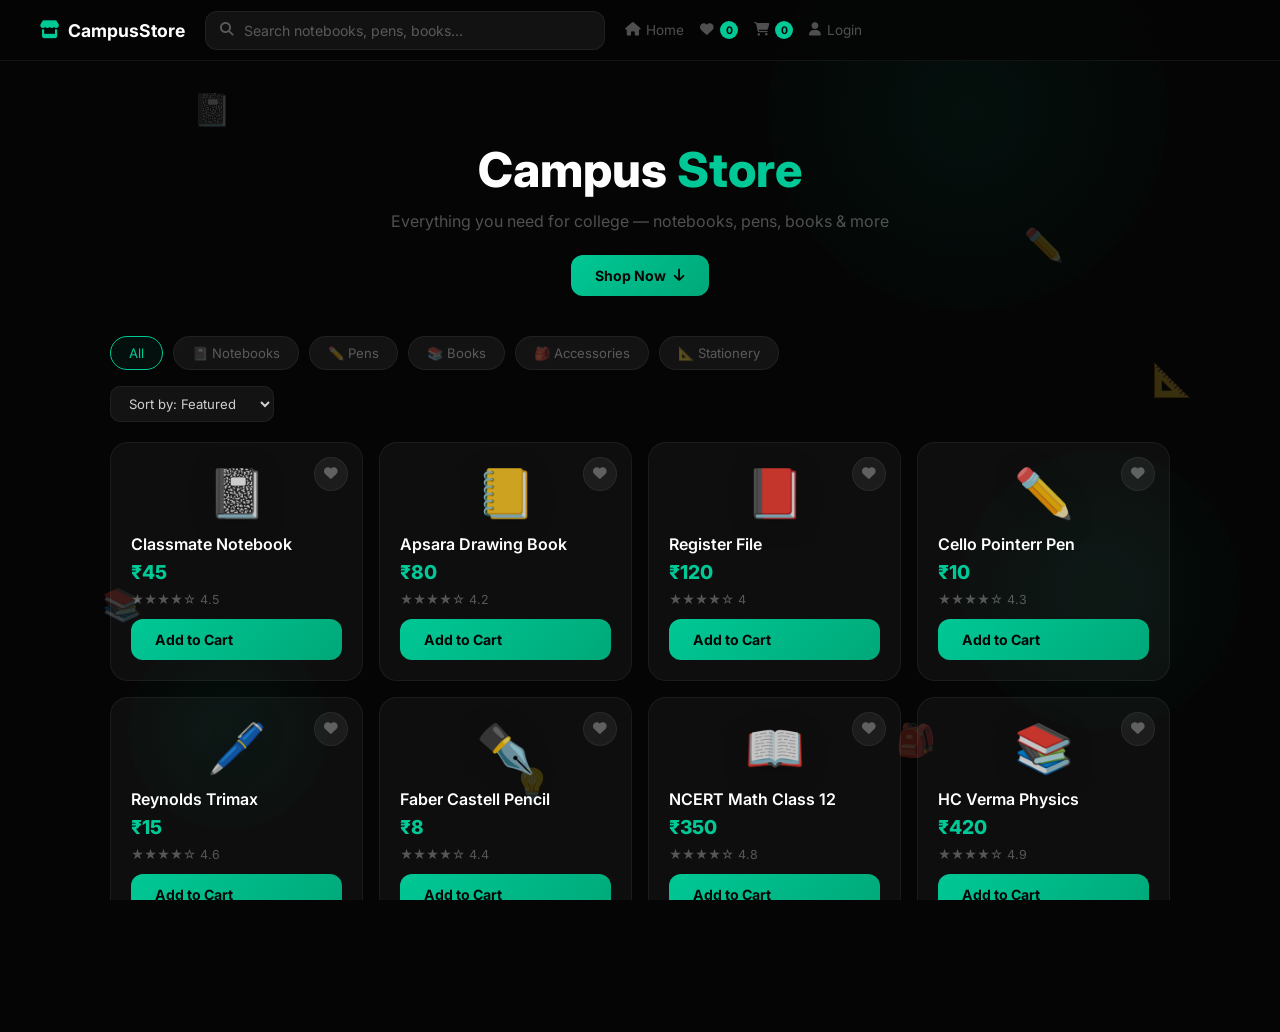
<file: campus-store/index.html>
<!DOCTYPE html>
<html lang="en">
<head>
<meta charset="UTF-8">
<meta name="viewport" content="width=device-width, initial-scale=1.0">
<title>CampusStore - Shop Smart</title>
<link href="https://fonts.googleapis.com/css2?family=Inter:wght@300;400;500;600;700;800&display=swap" rel="stylesheet">
<link rel="stylesheet" href="https://cdnjs.cloudflare.com/ajax/libs/font-awesome/6.4.0/css/all.min.css">
<link rel="stylesheet" href="styles.css">
</head>
<body>

<!-- BG -->
<div class="app-bg">
    <div class="orb"></div><div class="orb"></div><div class="orb"></div>
    <div class="emoji-float">📓</div><div class="emoji-float">✏️</div>
    <div class="emoji-float">📚</div><div class="emoji-float">🎒</div>
    <div class="emoji-float">📐</div><div class="emoji-float">💡</div>
</div>

<!-- Toast -->
<div class="toast-container" id="toasts"></div>

<!-- NAVBAR -->
<nav class="navbar">
    <div class="nav-inner">
        <a href="#" class="logo" onclick="goHome()"><i class="fas fa-store"></i> CampusStore</a>
        <div class="search-bar">
            <i class="fas fa-search"></i>
            <input type="text" id="searchInput" placeholder="Search notebooks, pens, books..." onkeyup="searchProducts()">
        </div>
        <div class="nav-links">
            <a href="#" onclick="goHome()"><i class="fas fa-home"></i> Home</a>
            <a href="#" onclick="showPage('wishlist')"><i class="fas fa-heart"></i> <span id="wishlistCount">0</span></a>
            <a href="#" onclick="showPage('cart')"><i class="fas fa-shopping-cart"></i> <span id="cartCount">0</span></a>
            <div id="authLinks">
                <a href="#" onclick="showPage('login')"><i class="fas fa-user"></i> Login</a>
            </div>
            <div id="userLinks" style="display:none">
                <a href="#" onclick="showPage('orders')"><i class="fas fa-box"></i> Orders</a>
                <a href="#" onclick="showPage('admin')" id="adminLink" style="display:none"><i class="fas fa-cog"></i> Admin</a>
                <a href="#" onclick="logout()" class="logout-btn"><i class="fas fa-sign-out-alt"></i></a>
            </div>
        </div>
        <button class="mobile-menu" onclick="toggleMobile()"><i class="fas fa-bars"></i></button>
    </div>
</nav>

<!-- PAGES -->

<!-- HOME -->
<div class="page active" id="page-home">
    <div class="hero-section">
        <h1 class="hero-title">Campus <span class="green">Store</span></h1>
        <p class="hero-sub">Everything you need for college — notebooks, pens, books & more</p>
        <button class="btn-green" onclick="document.getElementById('products').scrollIntoView({behavior:'smooth'})">Shop Now <i class="fas fa-arrow-down"></i></button>
    </div>

    <div class="categories-bar">
        <button class="cat-btn active" onclick="filterCategory('all')">All</button>
        <button class="cat-btn" onclick="filterCategory('notebooks')">📓 Notebooks</button>
        <button class="cat-btn" onclick="filterCategory('pens')">✏️ Pens</button>
        <button class="cat-btn" onclick="filterCategory('books')">📚 Books</button>
        <button class="cat-btn" onclick="filterCategory('accessories')">🎒 Accessories</button>
        <button class="cat-btn" onclick="filterCategory('stationery')">📐 Stationery</button>
    </div>

    <div class="sort-bar">
        <select onchange="sortProducts(this.value)" class="sort-select">
            <option value="default">Sort by: Featured</option>
            <option value="low">Price: Low to High</option>
            <option value="high">Price: High to Low</option>
            <option value="name">Name: A to Z</option>
            <option value="rating">Rating</option>
        </select>
    </div>

    <div class="products-grid" id="productsGrid"></div>
    <div class="pagination" id="pagination"></div>
</div>

<!-- PRODUCT DETAIL -->
<div class="page" id="page-detail">
    <div class="detail-container" id="productDetail"></div>
</div>

<!-- CART -->
<div class="page" id="page-cart">
    <div class="container">
        <h2 class="page-title"><i class="fas fa-shopping-cart"></i> Your Cart</h2>
        <div id="cartContent"></div>
    </div>
</div>

<!-- WISHLIST -->
<div class="page" id="page-wishlist">
    <div class="container">
        <h2 class="page-title"><i class="fas fa-heart"></i> Wishlist</h2>
        <div id="wishlistContent"></div>
    </div>
</div>

<!-- CHECKOUT -->
<div class="page" id="page-checkout">
    <div class="container">
        <h2 class="page-title"><i class="fas fa-credit-card"></i> Checkout</h2>
        <div id="checkoutContent"></div>
    </div>
</div>

<!-- ORDERS -->
<div class="page" id="page-orders">
    <div class="container">
        <h2 class="page-title"><i class="fas fa-box"></i> My Orders</h2>
        <div id="ordersContent"></div>
    </div>
</div>

<!-- LOGIN -->
<div class="page" id="page-login">
    <div class="auth-card">
        <h2><i class="fas fa-sign-in-alt"></i> Login</h2>
        <form onsubmit="return handleLogin(event)">
            <div class="input-group">
                <i class="fas fa-envelope"></i>
                <input type="email" id="loginEmail" placeholder="Email" required>
            </div>
            <div class="input-group">
                <i class="fas fa-lock"></i>
                <input type="password" id="loginPass" placeholder="Password" required>
            </div>
            <button type="submit" class="btn-green full">Login</button>
            <p class="auth-link">Don't have an account? <a href="#" onclick="showPage('register')">Register</a></p>
        </form>
    </div>
</div>

<!-- REGISTER -->
<div class="page" id="page-register">
    <div class="auth-card">
        <h2><i class="fas fa-user-plus"></i> Register</h2>
        <form onsubmit="return handleRegister(event)">
            <div class="input-group">
                <i class="fas fa-user"></i>
                <input type="text" id="regName" placeholder="Full Name" required>
            </div>
            <div class="input-group">
                <i class="fas fa-envelope"></i>
                <input type="email" id="regEmail" placeholder="Email" required>
            </div>
            <div class="input-group">
                <i class="fas fa-lock"></i>
                <input type="password" id="regPass" placeholder="Password" required>
            </div>
            <div class="input-group">
                <i class="fas fa-phone"></i>
                <input type="text" id="regPhone" placeholder="Phone (for UPI)" required>
            </div>
            <button type="submit" class="btn-green full">Register</button>
            <p class="auth-link">Already have an account? <a href="#" onclick="showPage('login')">Login</a></p>
        </form>
    </div>
</div>

<!-- ADMIN -->
<div class="page" id="page-admin">
    <div class="container">
        <h2 class="page-title"><i class="fas fa-cog"></i> Admin Dashboard</h2>
        <div class="admin-stats" id="adminStats"></div>
        <div class="admin-actions">
            <button class="btn-green" onclick="showAddProduct()"><i class="fas fa-plus"></i> Add Product</button>
        </div>
        <div class="admin-section">
            <h3>Products</h3>
            <div id="adminProducts"></div>
        </div>
        <div class="admin-section">
            <h3>Orders</h3>
            <div id="adminOrders"></div>
        </div>
    </div>
</div>

<!-- ADD/EDIT PRODUCT MODAL -->
<div class="modal-bg" id="productModal">
    <div class="modal-card">
        <h3 id="modalTitle">Add Product</h3>
        <form onsubmit="return saveProduct(event)">
            <input type="hidden" id="editId">
            <div class="input-group">
                <i class="fas fa-tag"></i>
                <input type="text" id="pName" placeholder="Product Name" required>
            </div>
            <div class="input-group">
                <i class="fas fa rupee-sign">₹</i>
                <input type="number" id="pPrice" placeholder="Price" required>
            </div>
            <div class="input-group">
                <i class="fas fa-list"></i>
                <select id="pCategory" required>
                    <option value="">Category</option>
                    <option value="notebooks">Notebooks</option>
                    <option value="pens">Pens</option>
                    <option value="books">Books</option>
                    <option value="accessories">Accessories</option>
                    <option value="stationery">Stationery</option>
                </select>
            </div>
            <div class="input-group">
                <i class="fas fa-star"></i>
                <input type="number" id="pRating" placeholder="Rating (0-5)" min="0" max="5" step="0.1" required>
            </div>
            <div class="input-group">
                <i class="fas fa-box"></i>
                <input type="number" id="pStock" placeholder="Stock" required>
            </div>
            <div class="input-group">
                <i class="fas fa-image"></i>
                <input type="text" id="pImage" placeholder="Image URL (emoji or link)">
            </div>
            <div class="input-group">
                <i class="fas fa-info-circle"></i>
                <textarea id="pDesc" placeholder="Description" rows="3"></textarea>
            </div>
            <div class="modal-btns">
                <button type="submit" class="btn-green">Save</button>
                <button type="button" class="btn-outline" onclick="closeModal()">Cancel</button>
            </div>
        </form>
    </div>
</div>

<script src="app.js"></script>
</body>
</html>
</file>
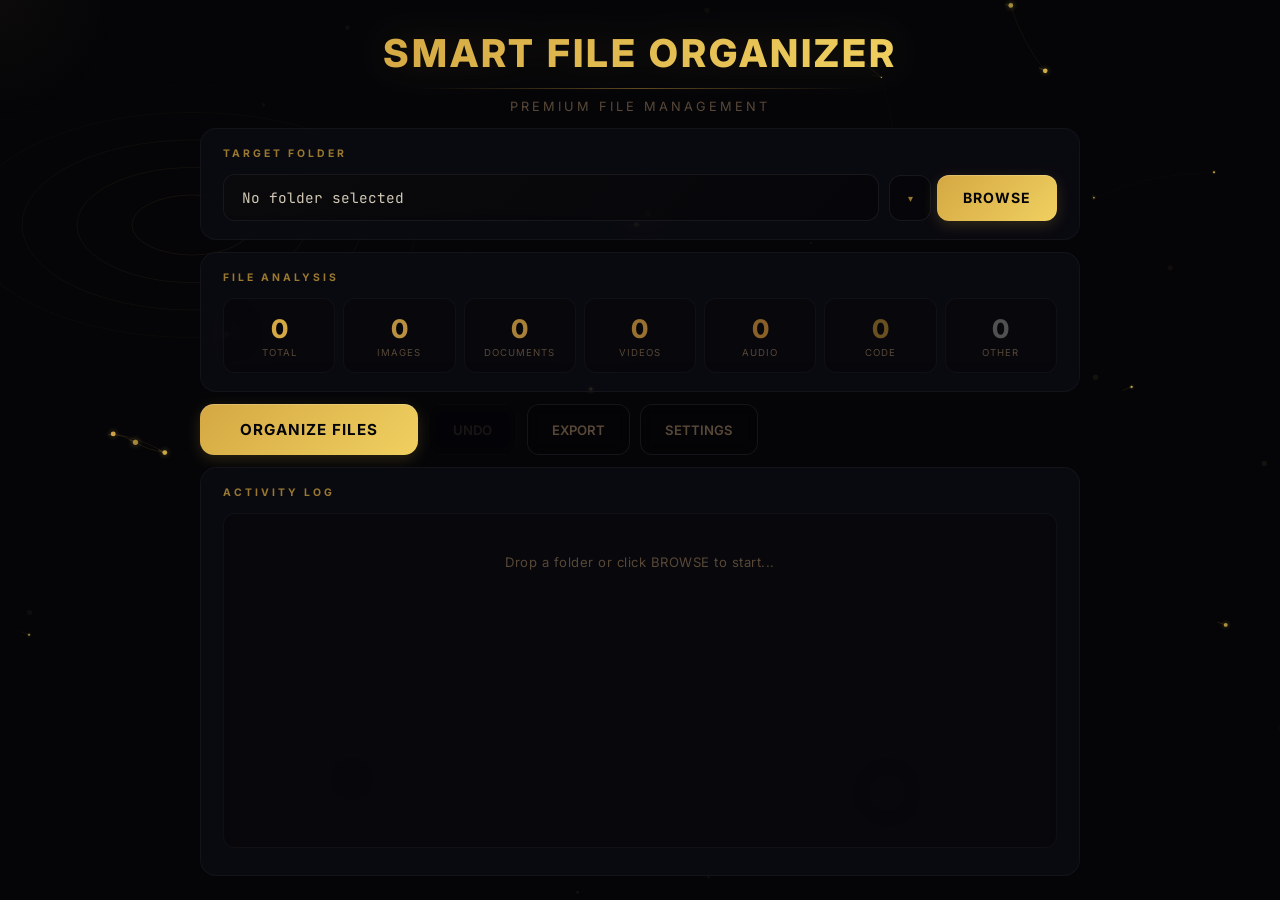
<file: file-organizer-web/index.html>
<!DOCTYPE html>
<html lang="en">
<head>
<meta charset="UTF-8">
<meta name="viewport" content="width=device-width, initial-scale=1.0">
<title>Smart File Organizer</title>
<link rel="preconnect" href="https://fonts.googleapis.com">
<link href="https://fonts.googleapis.com/css2?family=Inter:wght@300;400;500;600;700;800&family=JetBrains+Mono:wght@400;500&display=swap" rel="stylesheet">
<link rel="stylesheet" href="styles.css">
</head>
<body>
<canvas id="bgCanvas"></canvas>

<div class="app">
    <header class="header">
        <h1 class="title" id="title"></h1>
        <div class="divider"></div>
        <p class="subtitle">Premium File Management</p>
    </header>

    <section class="card folder-card">
        <div class="card-label">TARGET FOLDER</div>
        <div class="folder-row">
            <div class="folder-path" id="folderPath">No folder selected</div>
            <div class="folder-actions">
                <button class="recent-btn" id="recentBtn">&#9662;</button>
                <button class="gold-btn" id="browseBtn">BROWSE</button>
            </div>
        </div>
        <div class="recent-dropdown" id="recentDropdown">
            <div class="recent-item disabled">No recent folders</div>
        </div>
    </section>

    <section class="card stats-card">
        <div class="card-label">FILE ANALYSIS</div>
        <div class="stats-grid">
            <div class="stat-box" data-cat="Total">
                <div class="stat-val" id="statTotal">0</div>
                <div class="stat-lbl">Total</div>
            </div>
            <div class="stat-box" data-cat="Images">
                <div class="stat-val" id="statImages">0</div>
                <div class="stat-lbl">Images</div>
            </div>
            <div class="stat-box" data-cat="Documents">
                <div class="stat-val" id="statDocuments">0</div>
                <div class="stat-lbl">Documents</div>
            </div>
            <div class="stat-box" data-cat="Videos">
                <div class="stat-val" id="statVideos">0</div>
                <div class="stat-lbl">Videos</div>
            </div>
            <div class="stat-box" data-cat="Audio">
                <div class="stat-val" id="statAudio">0</div>
                <div class="stat-lbl">Audio</div>
            </div>
            <div class="stat-box" data-cat="Code">
                <div class="stat-val" id="statCode">0</div>
                <div class="stat-lbl">Code</div>
            </div>
            <div class="stat-box" data-cat="Other">
                <div class="stat-val" id="statOther">0</div>
                <div class="stat-lbl">Other</div>
            </div>
        </div>
    </section>

    <div class="btn-row">
        <button class="gold-btn large" id="organizeBtn">ORGANIZE FILES</button>
        <button class="outline-btn red" id="undoBtn" disabled>UNDO</button>
        <button class="outline-btn purple" id="exportBtn">EXPORT</button>
        <button class="outline-btn cyan" id="settingsBtn">SETTINGS</button>
    </div>

    <div class="progress-wrap" id="progressWrap">
        <div class="progress-bar-bg">
            <div class="progress-fill" id="progressFill"></div>
        </div>
        <div class="progress-text" id="progressText">0 / 0 files</div>
    </div>

    <section class="card log-card">
        <div class="card-label">ACTIVITY LOG</div>
        <div class="log-scroll" id="logScroll">
            <div class="log-empty">Drop a folder or click BROWSE to start...</div>
        </div>
    </section>
</div>

<!-- Drop Overlay -->
<div class="drop-overlay" id="dropOverlay">
    <div class="drop-box">
        <div class="drop-rings">
            <div class="ring"></div><div class="ring"></div><div class="ring"></div>
        </div>
        <div class="drop-inner">
            <div class="drop-text">DROP FOLDER HERE</div>
            <div class="drop-sub">Release to scan & organize</div>
        </div>
    </div>
</div>

<!-- Settings Modal -->
<div class="modal-bg" id="settingsModal">
    <div class="modal">
        <div class="modal-title">CUSTOM CATEGORIES</div>
        <div class="modal-scroll" id="settingsList"></div>
        <button class="gold-btn" id="saveSettings">SAVE</button>
    </div>
</div>

<!-- Hidden file input -->
<input type="file" id="fileInput" webkitdirectory multiple style="display:none">

<script src="app.js"></script>
</body>
</html>
</file>
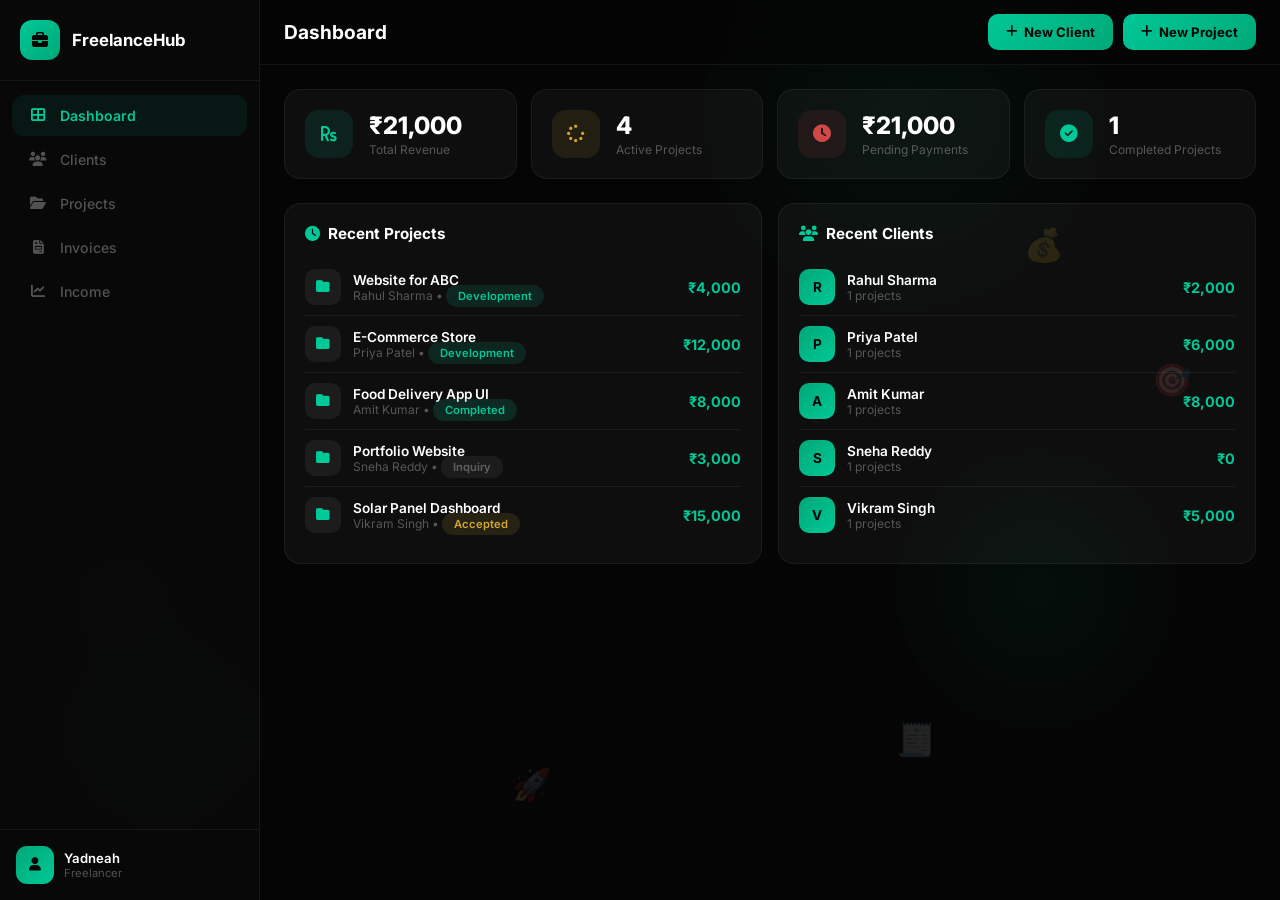
<file: freelance-hub/index.html>
<!DOCTYPE html>
<html lang="en">
<head>
<meta charset="UTF-8">
<meta name="viewport" content="width=device-width, initial-scale=1.0">
<title>FreelanceHub - Manage Your Freelance Business</title>
<link href="https://fonts.googleapis.com/css2?family=Inter:wght@300;400;500;600;700;800&family=JetBrains+Mono:wght@400;500&display=swap" rel="stylesheet">
<link rel="stylesheet" href="https://cdnjs.cloudflare.com/ajax/libs/font-awesome/6.4.0/css/all.min.css">
<link rel="stylesheet" href="styles.css">
</head>
<body>

<div class="app-bg">
    <div class="orb"></div><div class="orb"></div><div class="orb"></div>
    <div class="emoji-bg">💼</div><div class="emoji-bg">💰</div>
    <div class="emoji-bg">📊</div><div class="emoji-bg">🧾</div>
    <div class="emoji-bg">🎯</div><div class="emoji-bg">🚀</div>
</div>

<div class="toast-container" id="toasts"></div>

<!-- SIDEBAR -->
<nav class="sidebar" id="sidebar">
    <div class="sidebar-header">
        <div class="logo-icon"><i class="fas fa-briefcase"></i></div>
        <span>FreelanceHub</span>
    </div>
    <div class="nav-links">
        <a class="nav-link active" onclick="showPage('dashboard')"><i class="fas fa-th-large"></i> Dashboard</a>
        <a class="nav-link" onclick="showPage('clients')"><i class="fas fa-users"></i> Clients</a>
        <a class="nav-link" onclick="showPage('projects')"><i class="fas fa-folder-open"></i> Projects</a>
        <a class="nav-link" onclick="showPage('invoices')"><i class="fas fa-file-invoice"></i> Invoices</a>
        <a class="nav-link" onclick="showPage('income')"><i class="fas fa-chart-line"></i> Income</a>
    </div>
    <div class="sidebar-footer">
        <div class="user-info">
            <div class="user-avatar"><i class="fas fa-user"></i></div>
            <div>
                <div class="user-name">Yadneah</div>
                <div class="user-role">Freelancer</div>
            </div>
        </div>
    </div>
</nav>

<!-- MAIN -->
<div class="main">
    <!-- TOPBAR -->
    <div class="topbar">
        <button class="menu-btn" onclick="toggleSidebar()"><i class="fas fa-bars"></i></button>
        <h2 class="page-title" id="pageTitle">Dashboard</h2>
        <div class="topbar-actions">
            <button class="btn-green" onclick="showAddClient()"><i class="fas fa-plus"></i> New Client</button>
            <button class="btn-green" onclick="showAddProject()"><i class="fas fa-plus"></i> New Project</button>
        </div>
    </div>

    <!-- DASHBOARD -->
    <div class="page active" id="page-dashboard">
        <div class="stats-grid">
            <div class="stat-card">
                <div class="stat-icon" style="background:rgba(0,200,150,0.1);color:var(--green)"><i class="fas fa-rupee-sign"></i></div>
                <div><div class="stat-val" id="totalRevenue">₹0</div><div class="stat-lbl">Total Revenue</div></div>
            </div>
            <div class="stat-card">
                <div class="stat-icon" style="background:rgba(208,168,48,0.1);color:var(--yellow)"><i class="fas fa-spinner"></i></div>
                <div><div class="stat-val" id="activeProjects">0</div><div class="stat-lbl">Active Projects</div></div>
            </div>
            <div class="stat-card">
                <div class="stat-icon" style="background:rgba(208,72,72,0.1);color:var(--red)"><i class="fas fa-clock"></i></div>
                <div><div class="stat-val" id="pendingPayments">₹0</div><div class="stat-lbl">Pending Payments</div></div>
            </div>
            <div class="stat-card">
                <div class="stat-icon" style="background:rgba(0,200,150,0.1);color:var(--green)"><i class="fas fa-check-circle"></i></div>
                <div><div class="stat-val" id="completedProjects">0</div><div class="stat-lbl">Completed Projects</div></div>
            </div>
        </div>
        <div class="dashboard-grid">
            <div class="dash-card">
                <h3><i class="fas fa-clock"></i> Recent Projects</h3>
                <div id="recentProjects"></div>
            </div>
            <div class="dash-card">
                <h3><i class="fas fa-users"></i> Recent Clients</h3>
                <div id="recentClients"></div>
            </div>
        </div>
    </div>

    <!-- CLIENTS -->
    <div class="page" id="page-clients">
        <div class="page-header">
            <h3>Clients</h3>
            <button class="btn-green" onclick="showAddClient()"><i class="fas fa-plus"></i> Add Client</button>
        </div>
        <div id="clientsList"></div>
    </div>

    <!-- PROJECTS -->
    <div class="page" id="page-projects">
        <div class="page-header">
            <h3>Projects</h3>
            <button class="btn-green" onclick="showAddProject()"><i class="fas fa-plus"></i> Add Project</button>
        </div>
        <div id="projectsList"></div>
    </div>

    <!-- INVOICES -->
    <div class="page" id="page-invoices">
        <div class="page-header">
            <h3>Invoices</h3>
            <button class="btn-green" onclick="showAddInvoice()"><i class="fas fa-plus"></i> Create Invoice</button>
        </div>
        <div id="invoicesList"></div>
    </div>

    <!-- INCOME -->
    <div class="page" id="page-income">
        <div class="stats-grid" style="margin-bottom:24px">
            <div class="stat-card">
                <div class="stat-icon" style="background:rgba(0,200,150,0.1);color:var(--green)"><i class="fas fa-rupee-sign"></i></div>
                <div><div class="stat-val" id="monthIncome">₹0</div><div class="stat-lbl">This Month</div></div>
            </div>
            <div class="stat-card">
                <div class="stat-icon" style="background:rgba(0,200,150,0.1);color:var(--green)"><i class="fas fa-chart-bar"></i></div>
                <div><div class="stat-val" id="yearIncome">₹0</div><div class="stat-lbl">This Year</div></div>
            </div>
        </div>
        <div class="dash-card">
            <h3><i class="fas fa-history"></i> Payment History</h3>
            <div id="paymentHistory"></div>
        </div>
    </div>
</div>

<!-- MODALS -->
<div class="modal-bg" id="clientModal">
    <div class="modal-card">
        <h3 id="clientModalTitle">Add Client</h3>
        <form onsubmit="return saveClient(event)">
            <input type="hidden" id="editClientId">
            <div class="input-group"><i class="fas fa-user"></i><input type="text" id="cName" placeholder="Client Name" required></div>
            <div class="input-group"><i class="fas fa-envelope"></i><input type="email" id="cEmail" placeholder="Email" required></div>
            <div class="input-group"><i class="fas fa-phone"></i><input type="text" id="cPhone" placeholder="Phone" required></div>
            <div class="input-group"><i class="fas fa-building"></i><input type="text" id="cCompany" placeholder="Company (optional)"></div>
            <div class="modal-btns">
                <button type="submit" class="btn-green">Save</button>
                <button type="button" class="btn-outline" onclick="closeModal('clientModal')">Cancel</button>
            </div>
        </form>
    </div>
</div>

<div class="modal-bg" id="projectModal">
    <div class="modal-card">
        <h3 id="projectModalTitle">Add Project</h3>
        <form onsubmit="return saveProject(event)">
            <input type="hidden" id="editProjectId">
            <div class="input-group"><i class="fas fa-folder"></i><input type="text" id="prName" placeholder="Project Name" required></div>
            <div class="input-group">
                <i class="fas fa-user"></i>
                <select id="prClient" required><option value="">Select Client</option></select>
            </div>
            <div class="input-group"><i class="fas fa-rupee-sign"></i><input type="number" id="prBudget" placeholder="Budget (₹)" required></div>
            <div class="input-group"><i class="fas fa-calendar"></i><input type="date" id="prDeadline" required></div>
            <div class="input-group">
                <i class="fas fa-tag"></i>
                <select id="prStatus">
                    <option value="Inquiry">Inquiry</option>
                    <option value="Discussion">Discussion</option>
                    <option value="Accepted">Accepted</option>
                    <option value="Development" selected>Development</option>
                    <option value="Review">Review</option>
                    <option value="Completed">Completed</option>
                </select>
            </div>
            <div class="input-group"><i class="fas fa-rupee-sign"></i><input type="number" id="prPaid" placeholder="Amount Paid (₹)" value="0"></div>
            <div class="input-group"><i class="fas fa-info-circle"></i><textarea id="prDesc" placeholder="Description" rows="2"></textarea></div>
            <div class="modal-btns">
                <button type="submit" class="btn-green">Save</button>
                <button type="button" class="btn-outline" onclick="closeModal('projectModal')">Cancel</button>
            </div>
        </form>
    </div>
</div>

<div class="modal-bg" id="invoiceModal">
    <div class="modal-card">
        <h3>Create Invoice</h3>
        <form onsubmit="return saveInvoice(event)">
            <div class="input-group">
                <i class="fas fa-folder"></i>
                <select id="invProject" required><option value="">Select Project</option></select>
            </div>
            <div id="invoiceItems">
                <div class="invoice-item-row">
                    <input type="text" placeholder="Service name" class="inv-item-name" required>
                    <input type="number" placeholder="Amount" class="inv-item-amount" required>
                    <button type="button" class="btn-red" onclick="removeInvItem(this)"><i class="fas fa-times"></i></button>
                </div>
            </div>
            <button type="button" class="btn-outline" onclick="addInvItem()" style="margin-bottom:14px"><i class="fas fa-plus"></i> Add Item</button>
            <div class="modal-btns">
                <button type="submit" class="btn-green">Generate Invoice</button>
                <button type="button" class="btn-outline" onclick="closeModal('invoiceModal')">Cancel</button>
            </div>
        </form>
    </div>
</div>

<div class="modal-bg" id="invoiceViewModal">
    <div class="modal-card" style="max-width:500px">
        <div id="invoiceViewContent"></div>
        <div class="modal-btns" style="margin-top:16px">
            <button class="btn-green" onclick="printInvoice()"><i class="fas fa-print"></i> Print</button>
            <button class="btn-outline" onclick="closeModal('invoiceViewModal')">Close</button>
        </div>
    </div>
</div>

<div class="modal-bg" id="clientViewModal">
    <div class="modal-card" style="max-width:500px">
        <div id="clientViewContent"></div>
        <div class="modal-btns" style="margin-top:16px">
            <button class="btn-outline" onclick="closeModal('clientViewModal')">Close</button>
        </div>
    </div>
</div>

<script src="app.js"></script>
</body>
</html>
</file>
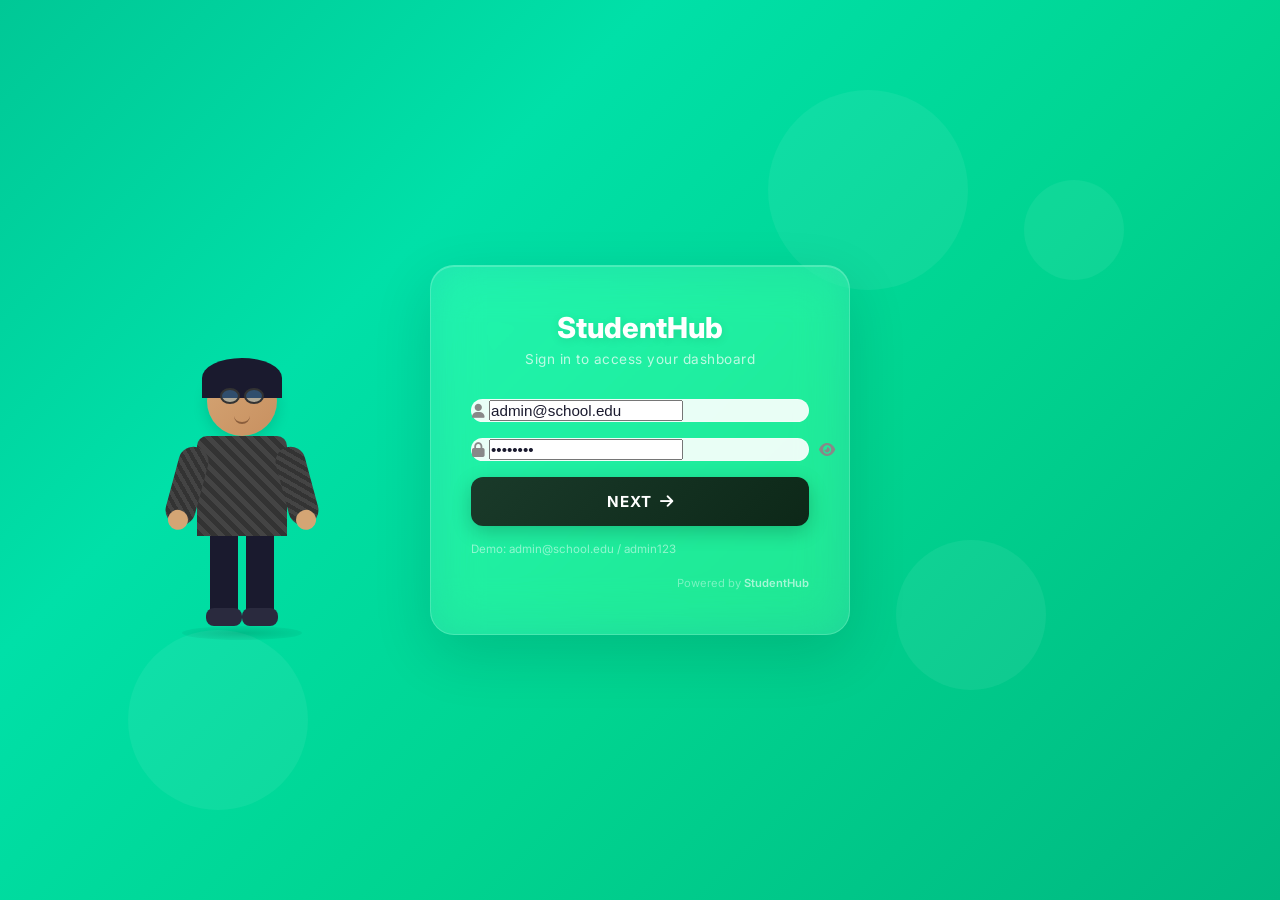
<file: student-portal/index.html>
<!DOCTYPE html>
<html lang="en">
<head>
<meta charset="UTF-8">
<meta name="viewport" content="width=device-width, initial-scale=1.0">
<title>StudentHub - Management System</title>
<link href="https://fonts.googleapis.com/css2?family=Inter:wght@300;400;500;600;700;800&family=JetBrains+Mono:wght@400;500&display=swap" rel="stylesheet">
<link rel="stylesheet" href="https://cdnjs.cloudflare.com/ajax/libs/font-awesome/6.4.0/css/all.min.css">
<link rel="stylesheet" href="styles.css">
</head>
<body>
<!-- Background -->
<div class="bg-morph"></div>

<!-- Toast Container -->
<div class="toast-container" id="toastContainer"></div>

<!-- ═══ LOGIN PAGE ═══ -->
<div class="login-page-bg active" id="loginPage">
    <div class="login-shapes">
        <div class="login-shape"></div>
        <div class="login-shape"></div>
        <div class="login-shape"></div>
        <div class="login-shape"></div>
    </div>

    <div class="login-character">
        <div class="char-body">
            <div class="char-head">
                <div class="char-glasses">
                    <div class="char-glass"></div>
                    <div class="char-glass"></div>
                </div>
                <div class="char-mouth"></div>
            </div>
            <div class="char-torso">
                <div class="char-arm-left"><div class="char-hand"></div></div>
                <div class="char-arm-right"><div class="char-hand"></div></div>
            </div>
            <div class="char-legs">
                <div class="char-leg"></div>
                <div class="char-leg"></div>
            </div>
            <div class="char-shadow"></div>
        </div>
    </div>

    <div class="login-wrap">
        <div class="login-card">
            <div class="login-logo">
                <h1>StudentHub</h1>
                <p>Sign in to access your dashboard</p>
            </div>
            <form id="loginForm" onsubmit="return handleLogin(event)">
                <div class="input-group">
                    <i class="fas fa-user"></i>
                    <input type="email" id="loginEmail" placeholder="Email Address" required value="admin@school.edu">
                </div>
                <div class="input-group">
                    <i class="fas fa-lock"></i>
                    <input type="password" id="loginPass" placeholder="Password" required value="admin123">
                    <button type="button" class="toggle-pass" onclick="togglePass()"><i class="fas fa-eye"></i></button>
                </div>
                <button type="submit" class="btn-primary">
                    <span>NEXT</span>
                    <i class="fas fa-arrow-right"></i>
                </button>
                <div class="login-footer">
                    <p class="login-hint">Demo: admin@school.edu / admin123</p>
                </div>
            </form>
            <div class="login-powered">Powered by <span>StudentHub</span></div>
        </div>
    </div>
</div>

<!-- ═══ MAIN APP ═══ -->
<div class="page" id="appPage">
    <!-- Sidebar -->
    <nav class="sidebar glass" id="sidebar">
        <div class="sidebar-header">
            <div class="logo-sm"><i class="fas fa-graduation-cap"></i></div>
            <span>StudentHub</span>
        </div>
        <div class="nav-links">
            <a class="nav-link active" data-page="dashboard" onclick="showPage('dashboard')">
                <i class="fas fa-th-large"></i><span>Dashboard</span>
            </a>
            <a class="nav-link" data-page="students" onclick="showPage('students')">
                <i class="fas fa-users"></i><span>Students</span>
            </a>
            <a class="nav-link" data-page="addStudent" onclick="showPage('addStudent')">
                <i class="fas fa-user-plus"></i><span>Add Student</span>
            </a>
            <a class="nav-link" data-page="courses" onclick="showPage('courses')">
                <i class="fas fa-book"></i><span>Courses</span>
            </a>
        </div>
        <div class="sidebar-footer">
            <div class="admin-info">
                <div class="admin-avatar">A</div>
                <div><div class="admin-name">Admin</div><div class="admin-role">Principal</div></div>
            </div>
            <button class="btn-logout" onclick="handleLogout()"><i class="fas fa-sign-out-alt"></i></button>
        </div>
    </nav>

    <!-- Main Content -->
    <main class="main-content">
        <!-- Top Bar -->
        <div class="topbar glass">
            <button class="menu-btn" onclick="toggleSidebar()"><i class="fas fa-bars"></i></button>
            <div class="search-box glass-input">
                <i class="fas fa-search"></i>
                <input type="text" placeholder="Search students..." id="globalSearch" oninput="handleSearch(this.value)">
            </div>
            <div class="topbar-actions">
                <button class="icon-btn"><i class="fas fa-bell"></i><span class="badge">3</span></button>
                <div class="admin-avatar-sm" onclick="showPage('profile')">A</div>
            </div>
        </div>

        <!-- ═══ DASHBOARD ═══ -->
        <div class="content-page active" id="page-dashboard">
            <div class="page-header fade-in">
                <h2>Dashboard</h2>
                <p>Welcome back, Admin</p>
            </div>

            <div class="stats-grid fade-in">
                <div class="stat-card glass" data-tilt>
                    <div class="stat-icon" style="background:rgba(0,180,160,0.15)"><i class="fas fa-users" style="color:#00b4a0"></i></div>
                    <div class="stat-info">
                        <div class="stat-number" id="totalStudents">0</div>
                        <div class="stat-label">Total Students</div>
                    </div>
                    <div class="stat-trend up"><i class="fas fa-arrow-up"></i> 12%</div>
                </div>
                <div class="stat-card glass" data-tilt>
                    <div class="stat-icon" style="background:rgba(0,200,120,0.15)"><i class="fas fa-user-check" style="color:#00c878"></i></div>
                    <div class="stat-info">
                        <div class="stat-number" id="activeStudents">0</div>
                        <div class="stat-label">Active</div>
                    </div>
                    <div class="stat-trend up"><i class="fas fa-arrow-up"></i> 5%</div>
                </div>
                <div class="stat-card glass" data-tilt>
                    <div class="stat-icon" style="background:rgba(100,120,200,0.15)"><i class="fas fa-user-graduate" style="color:#6478c8"></i></div>
                    <div class="stat-info">
                        <div class="stat-number" id="graduatedStudents">0</div>
                        <div class="stat-label">Graduated</div>
                    </div>
                    <div class="stat-trend neutral"><i class="fas fa-minus"></i> 0%</div>
                </div>
                <div class="stat-card glass" data-tilt>
                    <div class="stat-icon" style="background:rgba(200,80,80,0.15)"><i class="fas fa-user-slash" style="color:#c85050"></i></div>
                    <div class="stat-info">
                        <div class="stat-number" id="inactiveStudents">0</div>
                        <div class="stat-label">Inactive</div>
                    </div>
                    <div class="stat-trend down"><i class="fas fa-arrow-down"></i> 2%</div>
                </div>
            </div>

            <!-- Recent Table -->
            <div class="card glass fade-in">
                <div class="card-header">
                    <h3>Recent Students</h3>
                    <button class="btn-sm" onclick="showPage('students')">View All</button>
                </div>
                <div class="table-wrap">
                    <table class="data-table">
                        <thead>
                            <tr><th>ID</th><th>Name</th><th>Course</th><th>Year</th><th>Status</th><th>Action</th></tr>
                        </thead>
                        <tbody id="recentTableBody"></tbody>
                    </table>
                </div>
                <!-- Skeleton -->
                <div class="skeleton-table" id="dashSkeleton">
                    <div class="skeleton-row"><div class="skel skel-w10"></div><div class="skel skel-w30"></div><div class="skel skel-w20"></div><div class="skel skel-w10"></div><div class="skel skel-w15"></div><div class="skel skel-w10"></div></div>
                    <div class="skeleton-row"><div class="skel skel-w10"></div><div class="skel skel-w30"></div><div class="skel skel-w20"></div><div class="skel skel-w10"></div><div class="skel skel-w15"></div><div class="skel skel-w10"></div></div>
                    <div class="skeleton-row"><div class="skel skel-w10"></div><div class="skel skel-w30"></div><div class="skel skel-w20"></div><div class="skel skel-w10"></div><div class="skel skel-w15"></div><div class="skel skel-w10"></div></div>
                </div>
            </div>
        </div>

        <!-- ═══ STUDENTS LIST ═══ -->
        <div class="content-page" id="page-students">
            <div class="page-header fade-in">
                <h2>Students</h2>
                <button class="btn-primary" onclick="showPage('addStudent')"><i class="fas fa-plus"></i> Add Student</button>
            </div>

            <!-- Filters -->
            <div class="filter-bar glass fade-in">
                <div class="filter-group">
                    <select class="glass-select" id="filterCourse" onchange="applyFilters()">
                        <option value="">All Courses</option>
                        <option value="BCA">BCA</option>
                        <option value="B.Tech">B.Tech</option>
                        <option value="BBA">BBA</option>
                        <option value="B.Sc">B.Sc</option>
                        <option value="MCA">MCA</option>
                        <option value="M.Tech">M.Tech</option>
                    </select>
                    <select class="glass-select" id="filterYear" onchange="applyFilters()">
                        <option value="">All Years</option>
                        <option value="1st">1st Year</option>
                        <option value="2nd">2nd Year</option>
                        <option value="3rd">3rd Year</option>
                        <option value="4th">4th Year</option>
                    </select>
                    <select class="glass-select" id="filterStatus" onchange="applyFilters()">
                        <option value="">All Status</option>
                        <option value="Active">Active</option>
                        <option value="Graduated">Graduated</option>
                        <option value="Inactive">Inactive</option>
                    </select>
                </div>
            </div>

            <div class="card glass fade-in">
                <div class="table-wrap">
                    <table class="data-table">
                        <thead>
                            <tr><th>ID</th><th>Name</th><th>Email</th><th>Course</th><th>Year</th><th>Status</th><th>Actions</th></tr>
                        </thead>
                        <tbody id="studentsTableBody"></tbody>
                    </table>
                </div>
                <div class="table-footer">
                    <div class="table-info" id="tableInfo">Showing 0 students</div>
                    <div class="pagination" id="pagination"></div>
                </div>
            </div>
        </div>

        <!-- ═══ ADD/EDIT STUDENT ═══ -->
        <div class="content-page" id="page-addStudent">
            <div class="page-header fade-in">
                <h2 id="formTitle">Add New Student</h2>
                <button class="btn-outline" onclick="showPage('students')"><i class="fas fa-arrow-left"></i> Back</button>
            </div>
            <form class="student-form glass fade-in" id="studentForm" onsubmit="return handleFormSubmit(event)">
                <input type="hidden" id="editId">
                <div class="form-grid">
                    <div class="form-group">
                        <label>Full Name *</label>
                        <input type="text" id="fName" required placeholder="Enter full name">
                    </div>
                    <div class="form-group">
                        <label>Email *</label>
                        <input type="email" id="fEmail" required placeholder="email@example.com">
                    </div>
                    <div class="form-group">
                        <label>Phone *</label>
                        <input type="tel" id="fPhone" required placeholder="+91 XXXXXXXXXX">
                    </div>
                    <div class="form-group">
                        <label>Roll Number *</label>
                        <input type="text" id="fRoll" required placeholder="e.g. BCA-2024-001">
                    </div>
                    <div class="form-group">
                        <label>Course *</label>
                        <select id="fCourse" required>
                            <option value="">Select Course</option>
                            <option>BCA</option><option>B.Tech</option><option>BBA</option>
                            <option>B.Sc</option><option>MCA</option><option>M.Tech</option>
                        </select>
                    </div>
                    <div class="form-group">
                        <label>Year *</label>
                        <select id="fYear" required>
                            <option value="">Select Year</option>
                            <option>1st</option><option>2nd</option><option>3rd</option><option>4th</option>
                        </select>
                    </div>
                    <div class="form-group">
                        <label>Date of Birth</label>
                        <input type="date" id="fDob">
                    </div>
                    <div class="form-group">
                        <label>Status</label>
                        <select id="fStatus">
                            <option>Active</option><option>Graduated</option><option>Inactive</option>
                        </select>
                    </div>
                    <div class="form-group full-width">
                        <label>Address</label>
                        <textarea id="fAddress" rows="2" placeholder="Enter address"></textarea>
                    </div>
                </div>
                <div class="form-actions">
                    <button type="submit" class="btn-primary"><i class="fas fa-save"></i> <span id="formSubmitText">Save Student</span></button>
                    <button type="reset" class="btn-outline">Reset</button>
                </div>
            </form>
        </div>

        <!-- ═══ STUDENT PROFILE ═══ -->
        <div class="content-page" id="page-profile">
            <div class="page-header fade-in">
                <h2>Student Profile</h2>
                <button class="btn-outline" onclick="showPage('students')"><i class="fas fa-arrow-left"></i> Back</button>
            </div>
            <div class="profile-grid fade-in">
                <div class="profile-card glass">
                    <div class="profile-avatar" id="profileAvatar">?</div>
                    <h3 id="profileName">-</h3>
                    <p class="profile-course" id="profileCourse">-</p>
                    <span class="status-badge" id="profileStatus">-</span>
                    <div class="profile-details">
                        <div class="detail-row"><i class="fas fa-envelope"></i><span id="profileEmail">-</span></div>
                        <div class="detail-row"><i class="fas fa-phone"></i><span id="profilePhone">-</span></div>
                        <div class="detail-row"><i class="fas fa-hashtag"></i><span id="profileRoll">-</span></div>
                        <div class="detail-row"><i class="fas fa-calendar"></i><span id="profileDob">-</span></div>
                        <div class="detail-row"><i class="fas fa-map-marker-alt"></i><span id="profileAddress">-</span></div>
                    </div>
                </div>
                <div class="profile-stats">
                    <div class="mini-stat glass">
                        <div class="mini-stat-val" id="profileAttendance">92%</div>
                        <div class="mini-stat-lbl">Attendance</div>
                        <div class="mini-stat-bar"><div class="mini-bar-fill" style="width:92%"></div></div>
                    </div>
                    <div class="mini-stat glass">
                        <div class="mini-stat-val" id="profileAssignments">8/10</div>
                        <div class="mini-stat-lbl">Assignments</div>
                        <div class="mini-stat-bar"><div class="mini-bar-fill" style="width:80%"></div></div>
                    </div>
                    <div class="mini-stat glass">
                        <div class="mini-stat-val" id="profileMarks">85%</div>
                        <div class="mini-stat-lbl">Avg Marks</div>
                        <div class="mini-stat-bar"><div class="mini-bar-fill" style="width:85%"></div></div>
                    </div>
                    <div class="mini-stat glass">
                        <div class="mini-stat-val" id="profileRank">#5</div>
                        <div class="mini-stat-lbl">Class Rank</div>
                        <div class="mini-stat-bar"><div class="mini-bar-fill" style="width:70%"></div></div>
                    </div>
                </div>
            </div>
        </div>

        <!-- ═══ COURSES ═══ -->
        <div class="content-page" id="page-courses">
            <div class="page-header fade-in">
                <h2>Courses</h2>
            </div>
            <div class="courses-grid fade-in">
                <div class="course-card glass" data-tilt>
                    <div class="course-icon" style="background:rgba(0,180,160,0.15)"><i class="fas fa-laptop-code" style="color:#00b4a0"></i></div>
                    <h4>BCA</h4>
                    <p>Bachelor of Computer Applications</p>
                    <div class="course-meta"><span>4 Years</span><span id="courseBCA">0 Students</span></div>
                </div>
                <div class="course-card glass" data-tilt>
                    <div class="course-icon" style="background:rgba(100,120,200,0.15)"><i class="fas fa-cogs" style="color:#6478c8"></i></div>
                    <h4>B.Tech</h4>
                    <p>Bachelor of Technology</p>
                    <div class="course-meta"><span>4 Years</span><span id="courseBTech">0 Students</span></div>
                </div>
                <div class="course-card glass" data-tilt>
                    <div class="course-icon" style="background:rgba(200,160,50,0.15)"><i class="fas fa-briefcase" style="color:#c8a032"></i></div>
                    <h4>BBA</h4>
                    <p>Bachelor of Business Administration</p>
                    <div class="course-meta"><span>3 Years</span><span id="courseBBA">0 Students</span></div>
                </div>
                <div class="course-card glass" data-tilt>
                    <div class="course-icon" style="background:rgba(200,80,120,0.15)"><i class="fas fa-flask" style="color:#c85078"></i></div>
                    <h4>B.Sc</h4>
                    <p>Bachelor of Science</p>
                    <div class="course-meta"><span>3 Years</span><span id="courseBSc">0 Students</span></div>
                </div>
                <div class="course-card glass" data-tilt>
                    <div class="course-icon" style="background:rgba(80,200,160,0.15)"><i class="fas fa-database" style="color:#50c8a0"></i></div>
                    <h4>MCA</h4>
                    <p>Master of Computer Applications</p>
                    <div class="course-meta"><span>2 Years</span><span id="courseMCA">0 Students</span></div>
                </div>
                <div class="course-card glass" data-tilt>
                    <div class="course-icon" style="background:rgba(160,100,200,0.15)"><i class="fas fa-microchip" style="color:#a064c8"></i></div>
                    <h4>M.Tech</h4>
                    <p>Master of Technology</p>
                    <div class="course-meta"><span>2 Years</span><span id="courseMTech">0 Students</span></div>
                </div>
            </div>
        </div>
    </main>
</div>

<!-- Delete Confirm Modal -->
<div class="modal-bg" id="deleteModal">
    <div class="modal glass">
        <div class="modal-icon"><i class="fas fa-exclamation-triangle"></i></div>
        <h3>Delete Student?</h3>
        <p>This action cannot be undone.</p>
        <div class="modal-actions">
            <button class="btn-outline" onclick="closeModal('deleteModal')">Cancel</button>
            <button class="btn-danger" id="confirmDelete">Delete</button>
        </div>
    </div>
</div>

<script src="app.js"></script>
</body>
</html>
</file>
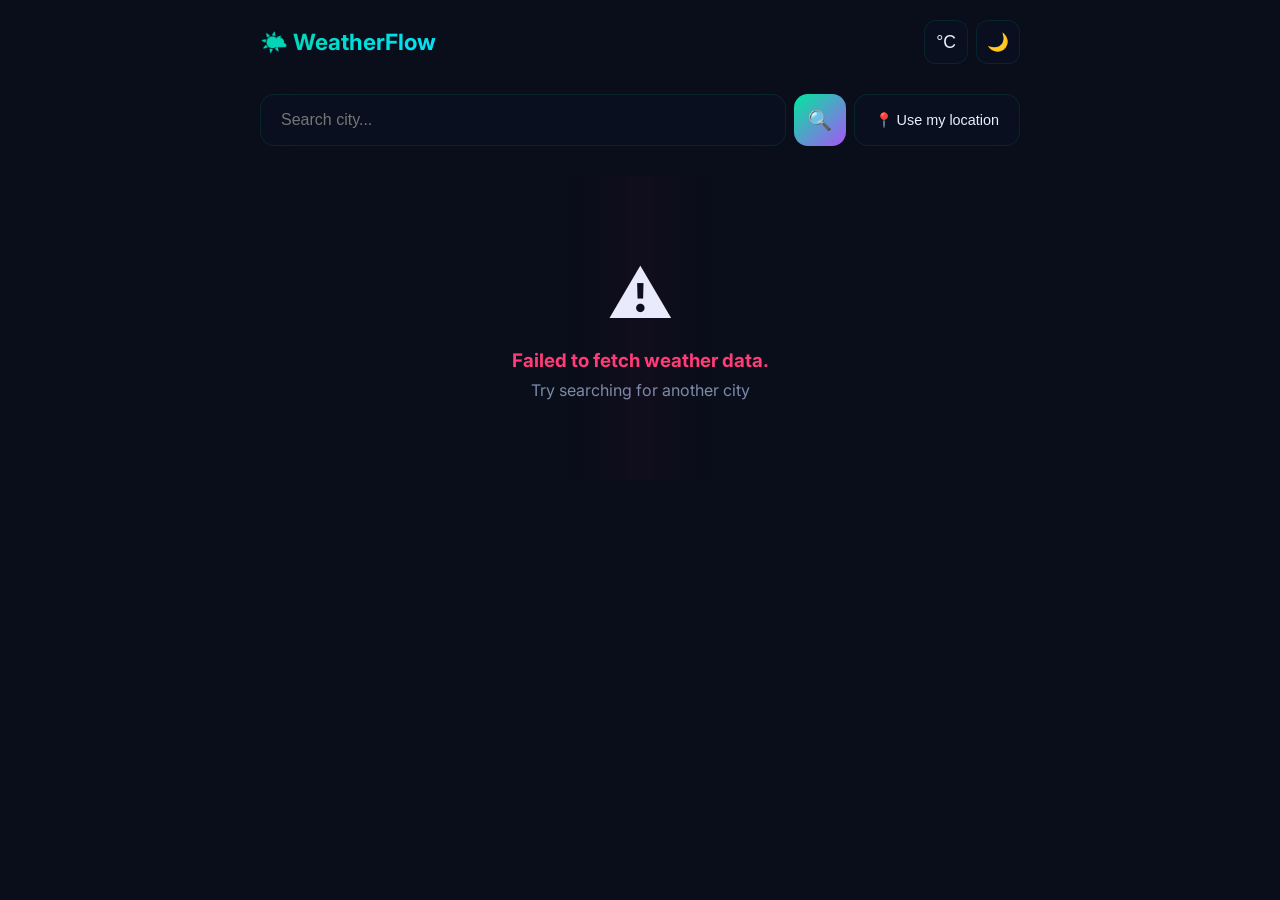
<file: weather-dashboard/index.html>
﻿<!DOCTYPE html>
<html lang="en" data-theme="dark">
<head>
    <meta charset="UTF-8">
    <meta name="viewport" content="width=device-width, initial-scale=1.0">
    <title>Weather Dashboard</title>
    <link rel="stylesheet" href="https://fonts.googleapis.com/css2?family=Inter:wght@300;400;500;600;700;800&display=swap">
    <link rel="stylesheet" href="styles.css">
</head>
<body>
    <div class="weather-bg" id="weatherBg">
        <div class="cloud cloud-1" data-depth="0.2"></div>
        <div class="cloud cloud-2" data-depth="0.4"></div>
        <div class="cloud cloud-3" data-depth="0.6"></div>
        <div class="cloud cloud-4" data-depth="0.8"></div>
        <div class="cloud cloud-5" data-depth="1.0"></div>
        <div class="sun" id="sunEl"></div>
        <div class="rain-container" id="rainContainer"></div>
        <div class="snow-container" id="snowContainer"></div>
        <div class="thunder-flash" id="thunderFlash"></div>
    </div>
    <canvas id="weatherParticles"></canvas>

    <div class="app-container">
        <header class="header">
            <h1 class="logo">🌤️ WeatherFlow</h1>
            <div class="header-actions">
                <button class="unit-toggle" id="unitToggle">°C</button>
                <button class="theme-toggle" id="themeToggle">🌙</button>
            </div>
        </header>

        <main class="main-content">
            <!-- Search Section -->
            <div class="search-section">
                <div class="search-box">
                    <input type="text" id="searchInput" placeholder="Search city..." autocomplete="off">
                    <button class="search-btn" id="searchBtn">🔍</button>
                    <button class="location-btn" id="locationBtn">📍 Use my location</button>
                </div>
                <div class="recent-searches" id="recentSearches" style="display:none;"></div>
            </div>

            <!-- Loading -->
            <div class="loading-screen" id="loadingScreen" style="display:none;">
                <div class="loader"></div>
                <p>Fetching weather data...</p>
            </div>

            <!-- Error -->
            <div class="error-screen" id="errorScreen" style="display:none;">
                <span class="error-icon">⚠️</span>
                <h3 id="errorMessage">City not found</h3>
                <p>Try searching for another city</p>
            </div>

            <!-- Weather Content -->
            <div class="weather-content" id="weatherContent" style="display:none;">
                <!-- Main Weather Card -->
                <div class="main-weather-card">
                    <div class="weather-header">
                        <div class="location-info">
                            <h2 id="cityName">Mumbai, India</h2>
                            <p id="dateTime"></p>
                        </div>
                        <button class="fav-btn" id="favBtn">🤍</button>
                    </div>

                    <div class="weather-main">
                        <div class="weather-icon-large" id="weatherIconLarge">☀️</div>
                        <div class="temp-display">
                            <span class="temp-value" id="tempValue">29</span>
                            <span class="temp-unit" id="tempUnit">°C</span>
                        </div>
                        <div class="weather-desc" id="weatherDesc">Sunny</div>
                        <div class="feels-like" id="feelsLike">Feels like 31°C</div>
                    </div>

                    <div class="weather-details">
                        <div class="detail-item">
                            <span class="detail-icon">💧</span>
                            <span class="detail-label">Humidity</span>
                            <span class="detail-value" id="humidity">72%</span>
                        </div>
                        <div class="detail-item">
                            <span class="detail-icon">💨</span>
                            <span class="detail-label">Wind</span>
                            <span class="detail-value" id="wind">12 km/h</span>
                        </div>
                        <div class="detail-item">
                            <span class="detail-icon">🌡️</span>
                            <span class="detail-label">Pressure</span>
                            <span class="detail-value" id="pressure">1012 hPa</span>
                        </div>
                        <div class="detail-item">
                            <span class="detail-icon">👁️</span>
                            <span class="detail-label">Visibility</span>
                            <span class="detail-value" id="visibility">8 km</span>
                        </div>
                    </div>
                </div>

                <!-- Hourly Forecast -->
                <div class="forecast-card" style="perspective:800px">
                    <h3>Today's Forecast</h3>
                    <div class="hourly-scroll" id="hourlyForecast"></div>
                </div>

                <!-- 5-Day Forecast -->
                <div class="forecast-card">
                    <h3>5-Day Forecast</h3>
                    <div class="daily-forecast" id="dailyForecast"></div>
                </div>

                <!-- Favorites -->
                <div class="favorites-card" id="favoritesCard" style="display:none;">
                    <h3>Favorite Cities</h3>
                    <div class="favorites-list" id="favoritesList"></div>
                </div>
            </div>
        </main>
    </div>

    <script src="app.js"></script>
</body>
</html>
</file>
<file: campus-store/styles.css>
*{margin:0;padding:0;box-sizing:border-box}
:root{--bg:#050505;--card:rgba(255,255,255,0.04);--glass:rgba(255,255,255,0.06);--green:#00c896;--green-d:#00a878;--txt:rgba(255,255,255,0.8);--dim:rgba(255,255,255,0.3);--brd:rgba(255,255,255,0.06);--red:#d04848;--yellow:#d0a830}
html,body{height:100%;background:var(--bg);font-family:'Inter',sans-serif;color:var(--txt);overflow-x:hidden}
a{color:var(--green);text-decoration:none}
.app-bg{position:fixed;inset:0;z-index:0;pointer-events:none;overflow:hidden}
.orb{position:absolute;border-radius:50%;background:radial-gradient(circle,rgba(0,200,150,0.06),transparent);animation:orbFloat 25s ease-in-out infinite}
.orb:nth-child(1){width:400px;height:400px;top:-10%;left:60%;animation-duration:22s}
.orb:nth-child(2){width:280px;height:280px;top:50%;left:75%;animation-delay:3s;animation-duration:28s}
.orb:nth-child(3){width:200px;height:200px;top:70%;left:10%;animation-delay:5s;animation-duration:24s}
@keyframes orbFloat{0%,100%{transform:translateY(0) scale(1);opacity:.5}50%{transform:translateY(-40px) scale(1.05);opacity:.7}}
.emoji-float{position:absolute;font-size:2rem;opacity:.25;animation:emFloat 20s ease-in-out infinite;pointer-events:none}
.emoji-float:nth-child(4){top:10%;left:15%;animation-delay:0s}
.emoji-float:nth-child(5){top:25%;left:80%;animation-delay:2s}
.emoji-float:nth-child(6){top:65%;left:8%;animation-delay:4s}
.emoji-float:nth-child(7){top:80%;left:70%;animation-delay:1s}
.emoji-float:nth-child(8){top:40%;left:90%;animation-delay:3s}
.emoji-float:nth-child(9){top:85%;left:40%;animation-delay:5s}
@keyframes emFloat{0%{transform:translateY(0) rotateY(0);opacity:0}10%{opacity:.25}50%{transform:translateY(-50px) rotateY(180deg);opacity:.2}100%{transform:translateY(0) rotateY(360deg);opacity:0}}

/* NAVBAR */
.navbar{position:fixed;top:0;left:0;right:0;z-index:100;background:rgba(5,5,5,0.85);backdrop-filter:blur(20px);border-bottom:1px solid var(--brd);padding:0 24px}
.nav-inner{max-width:1200px;margin:0 auto;display:flex;align-items:center;gap:20px;height:60px}
.logo{font-size:1.1rem;font-weight:700;color:#fff;display:flex;align-items:center;gap:8px;white-space:nowrap}
.logo i{color:var(--green)}
.search-bar{flex:1;max-width:400px;display:flex;align-items:center;gap:10px;background:var(--glass);border:1px solid var(--brd);border-radius:12px;padding:0 14px;transition:all .3s}
.search-bar:focus-within{border-color:rgba(0,200,150,0.3);box-shadow:0 0 20px rgba(0,200,150,0.06)}
.search-bar i{color:var(--dim);font-size:.85rem}
.search-bar input{flex:1;background:none;border:none;color:#fff;padding:10px 0;font-family:inherit;font-size:.88rem;outline:none}
.search-bar input::placeholder{color:var(--dim)}
.nav-links{display:flex;align-items:center;gap:16px}
.nav-links a{color:var(--dim);font-size:.85rem;display:flex;align-items:center;gap:6px;transition:color .3s;position:relative}
.nav-links a:hover{color:var(--green)}
.nav-links span{background:var(--green);color:#050505;font-size:.65rem;width:18px;height:18px;border-radius:50%;display:flex;align-items:center;justify-content:center;font-weight:700}
.logout-btn{color:var(--red)!important}
.mobile-menu{display:none;background:none;border:none;color:var(--txt);font-size:1.2rem;cursor:pointer}

/* PAGES */
.page{display:none;position:relative;z-index:1;padding-top:80px;min-height:100vh}
.page.active{display:block;animation:pageIn .5s ease}
@keyframes pageIn{from{opacity:0;transform:translateY(15px)}to{opacity:1;transform:translateY(0)}}
.container{max-width:1100px;margin:0 auto;padding:20px}
.page-title{font-size:1.5rem;font-weight:700;color:#fff;margin-bottom:24px;display:flex;align-items:center;gap:10px}
.page-title i{color:var(--green)}

/* HERO */
.hero-section{text-align:center;padding:60px 20px 40px}
.hero-title{font-size:3rem;font-weight:800;color:#fff;margin-bottom:12px}
.green{color:var(--green)}
.hero-sub{font-size:1rem;color:var(--dim);margin-bottom:24px}

/* BUTTONS */
.btn-green{background:linear-gradient(135deg,var(--green),var(--green-d));color:#050505;border:none;border-radius:12px;padding:12px 24px;font-family:inherit;font-size:.88rem;font-weight:700;cursor:pointer;display:inline-flex;align-items:center;gap:8px;transition:all .3s}
.btn-green:hover{transform:translateY(-2px);box-shadow:0 8px 25px rgba(0,200,150,0.3)}
.btn-green.full{width:100%;justify-content:center}
.btn-outline{background:transparent;color:var(--dim);border:1px solid var(--brd);border-radius:12px;padding:12px 24px;font-family:inherit;font-size:.88rem;cursor:pointer;transition:all .3s}
.btn-outline:hover{border-color:var(--green);color:var(--green)}
.btn-sm{background:rgba(0,200,150,0.08);color:var(--green);border:1px solid rgba(0,200,150,0.15);border-radius:8px;padding:6px 14px;font-family:inherit;font-size:.78rem;cursor:pointer;transition:all .3s}
.btn-sm:hover{background:rgba(0,200,150,0.15)}
.btn-red{background:rgba(208,72,72,0.1);color:var(--red);border:1px solid rgba(208,72,72,0.2);border-radius:8px;padding:6px 14px;font-family:inherit;font-size:.78rem;cursor:pointer;transition:all .3s}
.btn-red:hover{background:rgba(208,72,72,0.2)}

/* CATEGORIES */
.categories-bar{display:flex;gap:10px;padding:0 20px;max-width:1100px;margin:0 auto 16px;flex-wrap:wrap}
.cat-btn{background:var(--glass);border:1px solid var(--brd);border-radius:20px;padding:8px 18px;color:var(--dim);font-family:inherit;font-size:.82rem;cursor:pointer;transition:all .3s}
.cat-btn:hover,.cat-btn.active{border-color:var(--green);color:var(--green);background:rgba(0,200,150,0.06)}

/* SORT */
.sort-bar{padding:0 20px;max-width:1100px;margin:0 auto 20px}
.sort-select{background:var(--glass);border:1px solid var(--brd);border-radius:10px;padding:8px 14px;color:var(--txt);font-family:inherit;font-size:.82rem;cursor:pointer;outline:none}
.sort-select option{background:#0a0a0a}

/* PRODUCTS GRID */
.products-grid{display:grid;grid-template-columns:repeat(auto-fill,minmax(240px,1fr));gap:16px;padding:0 20px;max-width:1100px;margin:0 auto}
.product-card{background:var(--card);border:1px solid var(--brd);border-radius:18px;padding:20px;transition:all .4s cubic-bezier(.4,0,.2,1);cursor:pointer;position:relative;overflow:hidden;animation:fadeUp .4s ease both}
.product-card:hover{transform:translateY(-6px);border-color:rgba(0,200,150,0.15);box-shadow:0 12px 40px rgba(0,0,0,0.4),0 0 40px rgba(0,200,150,0.04)}
@keyframes fadeUp{from{opacity:0;transform:translateY(15px)}to{opacity:1;transform:translateY(0)}}
.product-emoji{font-size:3rem;text-align:center;margin-bottom:12px;filter:drop-shadow(0 4px 12px rgba(0,0,0,0.3))}
.product-name{font-size:1rem;font-weight:600;color:#fff;margin-bottom:6px}
.product-price{font-size:1.2rem;font-weight:800;color:var(--green);margin-bottom:8px}
.product-rating{font-size:.78rem;color:var(--dim);margin-bottom:12px}
.product-rating i{color:var(--yellow);margin-right:4px}
.product-actions{display:flex;gap:8px}
.wishlist-btn{position:absolute;top:14px;right:14px;background:var(--glass);border:1px solid var(--brd);border-radius:50%;width:34px;height:34px;display:flex;align-items:center;justify-content:center;color:var(--dim);cursor:pointer;transition:all .3s;font-size:.85rem}
.wishlist-btn:hover,.wishlist-btn.active{color:var(--red);border-color:var(--red);background:rgba(208,72,72,0.08)}

/* PAGINATION */
.pagination{display:flex;justify-content:center;gap:6px;padding:30px 20px;max-width:1100px;margin:0 auto}
.page-btn{width:36px;height:36px;border-radius:10px;border:1px solid var(--brd);background:transparent;color:var(--dim);font-size:.85rem;cursor:pointer;display:flex;align-items:center;justify-content:center;transition:all .3s}
.page-btn:hover,.page-btn.active{border-color:var(--green);color:var(--green);background:rgba(0,200,150,0.06)}

/* PRODUCT DETAIL */
.detail-container{max-width:900px;margin:0 auto;padding:20px;display:grid;grid-template-columns:1fr 1fr;gap:40px;align-items:start}
.detail-image{font-size:8rem;text-align:center;background:var(--card);border:1px solid var(--brd);border-radius:24px;padding:60px;filter:drop-shadow(0 8px 24px rgba(0,0,0,0.3))}
.detail-info h1{font-size:1.8rem;color:#fff;margin-bottom:8px}
.detail-price{font-size:2rem;font-weight:800;color:var(--green);margin-bottom:12px}
.detail-rating{font-size:.9rem;color:var(--dim);margin-bottom:16px}
.detail-rating i{color:var(--yellow)}
.detail-desc{font-size:.9rem;color:var(--dim);line-height:1.6;margin-bottom:20px}
.detail-stock{font-size:.85rem;color:var(--green);margin-bottom:20px}
.qty-control{display:flex;align-items:center;gap:12px;margin-bottom:24px}
.qty-btn{width:36px;height:36px;border-radius:10px;border:1px solid var(--brd);background:var(--glass);color:#fff;font-size:1rem;cursor:pointer;display:flex;align-items:center;justify-content:center;transition:all .3s}
.qty-btn:hover{border-color:var(--green);color:var(--green)}
.qty-val{font-size:1.1rem;font-weight:600;color:#fff;min-width:30px;text-align:center}
.detail-actions{display:flex;gap:12px}
.back-btn{display:inline-flex;align-items:center;gap:8px;color:var(--dim);font-size:.88rem;cursor:pointer;margin-bottom:20px;transition:color .3s}
.back-btn:hover{color:var(--green)}

/* CART */
.cart-item{display:flex;align-items:center;gap:16px;background:var(--card);border:1px solid var(--brd);border-radius:14px;padding:16px;margin-bottom:12px;transition:all .3s}
.cart-item:hover{border-color:rgba(0,200,150,0.1)}
.cart-emoji{font-size:2rem}
.cart-info{flex:1}
.cart-name{font-weight:600;color:#fff;margin-bottom:4px}
.cart-price{color:var(--green);font-weight:600}
.cart-total{font-size:1.2rem;font-weight:800;color:#fff;text-align:right;margin-top:24px;padding-top:16px;border-top:1px solid var(--brd)}
.cart-empty{text-align:center;padding:60px;color:var(--dim)}
.cart-empty i{font-size:3rem;margin-bottom:16px;display:block}

/* AUTH */
.auth-card{max-width:420px;margin:40px auto;padding:40px;background:var(--card);border:1px solid var(--brd);border-radius:24px;animation:fadeUp .5s ease}
.auth-card h2{text-align:center;color:#fff;margin-bottom:24px;font-size:1.4rem}
.auth-card h2 i{color:var(--green);margin-right:8px}
.auth-link{text-align:center;margin-top:16px;font-size:.85rem;color:var(--dim)}
.input-group{display:flex;align-items:center;gap:10px;background:var(--glass);border:1px solid var(--brd);border-radius:12px;padding:0 14px;margin-bottom:14px;transition:all .3s}
.input-group:focus-within{border-color:rgba(0,200,150,0.3);box-shadow:0 0 16px rgba(0,200,150,0.06)}
.input-group i{color:var(--dim);font-size:.85rem;width:18px;text-align:center}
.input-group input,.input-group select,.input-group textarea{flex:1;background:none;border:none;color:#fff;padding:12px 0;font-family:inherit;font-size:.88rem;outline:none}
.input-group input::placeholder,.input-group textarea::placeholder{color:var(--dim)}
.input-group select{cursor:pointer}
.input-group select option{background:#0a0a0a}
.input-group textarea{resize:none}

/* ADMIN */
.admin-stats{display:grid;grid-template-columns:repeat(4,1fr);gap:12px;margin-bottom:24px}
.admin-stat{background:var(--card);border:1px solid var(--brd);border-radius:14px;padding:18px;text-align:center}
.admin-stat-val{font-size:1.8rem;font-weight:800;color:var(--green)}
.admin-stat-lbl{font-size:.78rem;color:var(--dim);margin-top:4px}
.admin-actions{margin-bottom:24px}
.admin-section{margin-bottom:30px}
.admin-section h3{font-size:1.1rem;color:#fff;margin-bottom:14px}
.admin-table{width:100%;border-collapse:collapse}
.admin-table th{text-align:left;padding:12px;font-size:.72rem;color:var(--dim);text-transform:uppercase;letter-spacing:1px;border-bottom:1px solid var(--brd)}
.admin-table td{padding:12px;font-size:.85rem;border-bottom:1px solid var(--brd)}
.admin-table tr:hover{background:rgba(0,200,150,0.03)}
.admin-btns{display:flex;gap:6px}
.modal-bg{position:fixed;inset:0;background:rgba(0,0,0,0.8);z-index:200;display:none;align-items:center;justify-content:center;backdrop-filter:blur(8px)}
.modal-bg.active{display:flex}
.modal-card{width:420px;max-height:90vh;overflow-y:auto;background:rgba(10,10,10,0.95);border:1px solid var(--brd);border-radius:24px;padding:32px;animation:fadeUp .4s ease}
.modal-card h3{color:#fff;margin-bottom:20px;text-align:center}
.modal-btns{display:flex;gap:12px;margin-top:8px}

/* TOAST */
.toast-container{position:fixed;top:80px;right:20px;z-index:300;display:flex;flex-direction:column;gap:8px}
.toast{padding:14px 20px;border-radius:12px;font-size:.85rem;font-weight:500;display:flex;align-items:center;gap:10px;animation:toastIn .4s ease;min-width:280px;background:rgba(10,10,10,0.95);backdrop-filter:blur(20px);box-shadow:0 12px 40px rgba(0,0,0,0.5)}
.toast.out{animation:toastOut .3s ease forwards}
@keyframes toastIn{from{opacity:0;transform:translateX(40px)}to{opacity:1;transform:translateX(0)}}
@keyframes toastOut{to{opacity:0;transform:translateX(40px)}}
.toast.success{border:1px solid rgba(0,200,150,0.3);color:var(--green)}
.toast.error{border:1px solid rgba(208,72,72,0.3);color:var(--red)}

/* ORDER STATUS */
.status-badge{padding:4px 12px;border-radius:20px;font-size:.72rem;font-weight:600}
.status-pending{background:rgba(208,168,48,0.1);color:var(--yellow)}
.status-confirmed{background:rgba(0,200,150,0.1);color:var(--green)}
.status-delivered{background:rgba(0,200,150,0.15);color:var(--green)}
.status-cancelled{background:rgba(208,72,72,0.1);color:var(--red)}

/* RESPONSIVE */
@media(max-width:768px){
    .nav-links{display:none;position:absolute;top:60px;left:0;right:0;background:rgba(5,5,5,0.95);backdrop-filter:blur(20px);flex-direction:column;padding:20px;gap:16px;border-bottom:1px solid var(--brd)}
    .nav-links.open{display:flex}
    .mobile-menu{display:block}
    .search-bar{display:none}
    .hero-title{font-size:2rem}
    .detail-container{grid-template-columns:1fr}
    .admin-stats{grid-template-columns:repeat(2,1fr)}
    .products-grid{grid-template-columns:repeat(2,1fr)}
}
@media(max-width:480px){
    .products-grid{grid-template-columns:1fr}
}
</file>
<file: file-organizer-web/styles.css>
*{margin:0;padding:0;box-sizing:border-box}
:root{
    --bg:#050508;--card:rgba(12,12,20,0.7);--card-solid:#0c0c14;
    --glass:rgba(10,10,18,0.5);--glass-border:rgba(255,255,255,0.03);
    --gold:#d4a843;--gold-b:#f0d060;--gold-d:#9a7830;--gold-glow:rgba(212,168,67,0.15);
    --txt:#d0c8b8;--dim:#584838;--brd:rgba(255,255,255,0.04);--brd2:rgba(255,255,255,0.07);
    --red:#d04040;--green:#40c870;--cyan:#50c8d0;--purple:#9870d0;
}
html,body{height:100%;overflow:hidden;background:var(--bg)}
body{font-family:'Inter',system-ui,sans-serif;color:var(--txt)}

/* ── Canvas BG ─────────────────────────── */
#bgCanvas{position:fixed;inset:0;z-index:0;pointer-events:none}

/* ── App ───────────────────────────────── */
.app{position:relative;z-index:1;max-width:920px;margin:0 auto;padding:24px 20px;height:100vh;display:flex;flex-direction:column;gap:12px;overflow-y:auto;scrollbar-width:thin;scrollbar-color:var(--gold-d) transparent}
.app::-webkit-scrollbar{width:4px}
.app::-webkit-scrollbar-thumb{background:var(--gold-d);border-radius:2px}

/* ── Header ────────────────────────────── */
.header{text-align:center;padding:6px 0 2px;perspective:600px}
.title{font-size:2.4rem;font-weight:800;background:linear-gradient(135deg,var(--gold),var(--gold-b),var(--gold),var(--gold-d));background-size:300% 300%;-webkit-background-clip:text;-webkit-text-fill-color:transparent;background-clip:text;animation:goldShift 6s ease infinite;letter-spacing:3px;min-height:48px;display:inline-block;filter:drop-shadow(0 0 20px var(--gold-glow))}
@keyframes goldShift{0%,100%{background-position:0% 50%}50%{background-position:100% 50%}}
.divider{height:1px;background:linear-gradient(90deg,transparent,var(--gold-d),transparent);margin:10px auto;width:50%;opacity:0.6}
.subtitle{font-size:0.8rem;color:var(--dim);letter-spacing:3px;text-transform:uppercase}

/* ── Cards ─────────────────────────────── */
.card{
    background:var(--card);
    backdrop-filter:blur(20px) saturate(1.2);
    -webkit-backdrop-filter:blur(20px) saturate(1.2);
    border:1px solid var(--brd);
    border-radius:16px;
    padding:18px 22px;
    position:relative;
    overflow:hidden;
    transition:all 0.4s cubic-bezier(0.4,0,0.2,1);
    transform-style:preserve-3d;
}
.card::before{
    content:'';position:absolute;inset:0;
    background:linear-gradient(135deg,rgba(212,168,67,0.03),transparent 60%);
    opacity:0;transition:opacity 0.4s;pointer-events:none;border-radius:16px;
}
.card::after{
    content:'';position:absolute;top:-1px;left:20%;right:20%;height:1px;
    background:linear-gradient(90deg,transparent,rgba(212,168,67,0.3),transparent);
    opacity:0;transition:opacity 0.4s;
}
.card:hover{
    border-color:rgba(212,168,67,0.15);
    box-shadow:0 12px 40px rgba(0,0,0,0.4),0 0 60px var(--gold-glow),inset 0 1px 0 rgba(255,255,255,0.03);
    transform:translateY(-2px) rotateX(1deg);
}
.card:hover::before{opacity:1}
.card:hover::after{opacity:1}

.card-label{font-size:0.65rem;font-weight:700;color:var(--gold-d);letter-spacing:3px;margin-bottom:14px;text-transform:uppercase}

/* ── Folder Card ───────────────────────── */
.folder-row{display:flex;gap:10px;align-items:center}
.folder-path{
    flex:1;
    background:rgba(0,0,0,0.3);
    border:1px solid var(--brd2);
    border-radius:12px;
    padding:13px 18px;
    font-family:'JetBrains Mono',monospace;
    font-size:0.9rem;
    color:var(--txt);
    overflow:hidden;text-overflow:ellipsis;white-space:nowrap;
    transition:all 0.3s;
    position:relative;
}
.folder-path::before{
    content:'';position:absolute;inset:0;border-radius:12px;
    background:linear-gradient(135deg,rgba(212,168,67,0.02),transparent);
    pointer-events:none;
}
.folder-path:hover{border-color:rgba(212,168,67,0.2);box-shadow:0 0 20px rgba(212,168,67,0.05)}
.folder-actions{display:flex;gap:6px}

.recent-btn{
    width:42px;height:46px;
    background:rgba(0,0,0,0.3);border:1px solid var(--brd2);border-radius:12px;
    color:var(--gold-d);font-size:0.65rem;cursor:pointer;
    transition:all 0.3s;display:flex;align-items:center;justify-content:center;
}
.recent-btn:hover{border-color:var(--gold);color:var(--gold);background:rgba(212,168,67,0.05);box-shadow:0 0 15px var(--gold-glow)}

.recent-dropdown{
    position:absolute;top:calc(100% + 4px);left:22px;right:22px;
    background:var(--card-solid);
    backdrop-filter:blur(20px);
    border:1px solid var(--brd2);border-radius:12px;
    padding:6px;display:none;z-index:20;
    box-shadow:0 16px 48px rgba(0,0,0,0.6);
}
.recent-dropdown.open{display:block;animation:dropIn 0.2s ease}
@keyframes dropIn{from{opacity:0;transform:translateY(-8px)}to{opacity:1;transform:translateY(0)}}
.recent-item{padding:10px 14px;border-radius:8px;font-size:0.82rem;color:var(--txt);cursor:pointer;transition:all 0.2s;white-space:nowrap;overflow:hidden;text-overflow:ellipsis}
.recent-item:hover:not(.disabled){background:rgba(212,168,67,0.06);color:var(--gold)}
.recent-item.disabled{color:var(--dim);cursor:default}

/* ── Buttons ───────────────────────────── */
.gold-btn{
    background:linear-gradient(135deg,var(--gold),var(--gold-b));
    color:var(--bg);border:none;border-radius:12px;
    padding:12px 26px;font-family:'Inter',sans-serif;
    font-size:0.88rem;font-weight:700;cursor:pointer;
    transition:all 0.3s cubic-bezier(0.4,0,0.2,1);
    position:relative;letter-spacing:1px;
    box-shadow:0 4px 15px rgba(212,168,67,0.2),inset 0 1px 0 rgba(255,255,255,0.2);
}
.gold-btn::before{
    content:'';position:absolute;inset:0;border-radius:12px;
    background:linear-gradient(135deg,rgba(255,255,255,0.15),transparent);
    opacity:0;transition:opacity 0.3s;pointer-events:none;
}
.gold-btn:hover{
    transform:translateY(-2px) scale(1.02);
    box-shadow:0 8px 30px rgba(212,168,67,0.3),0 0 40px var(--gold-glow),inset 0 1px 0 rgba(255,255,255,0.3);
}
.gold-btn:hover::before{opacity:1}
.gold-btn:active{transform:translateY(1px) scale(0.98);box-shadow:0 2px 10px rgba(212,168,67,0.2)}
.gold-btn.large{padding:16px 40px;font-size:0.95rem;border-radius:14px}
.gold-btn:disabled{opacity:0.35;cursor:default;transform:none;box-shadow:none}
.gold-btn:disabled:hover{transform:none;box-shadow:none}

.outline-btn{
    background:rgba(0,0,0,0.2);
    color:var(--dim);border:1px solid var(--brd2);border-radius:12px;
    padding:12px 24px;font-family:'Inter',sans-serif;
    font-size:0.82rem;font-weight:600;cursor:pointer;
    transition:all 0.3s cubic-bezier(0.4,0,0.2,1);
    backdrop-filter:blur(8px);
}
.outline-btn:hover:not(:disabled){
    background:rgba(255,255,255,0.03);
    transform:translateY(-1px);
    box-shadow:0 4px 15px rgba(0,0,0,0.2);
}
.outline-btn:disabled{opacity:0.25;cursor:default}
.outline-btn.red:hover:not(:disabled){color:var(--red);border-color:rgba(208,64,64,0.3);box-shadow:0 0 20px rgba(208,64,64,0.1)}
.outline-btn.purple:hover:not(:disabled){color:var(--purple);border-color:rgba(152,112,208,0.3);box-shadow:0 0 20px rgba(152,112,208,0.1)}
.outline-btn.cyan:hover:not(:disabled){color:var(--cyan);border-color:rgba(80,200,208,0.3);box-shadow:0 0 20px rgba(80,200,208,0.1)}

.btn-row{display:flex;gap:10px;flex-wrap:wrap}

/* ── Stats ─────────────────────────────── */
.stats-grid{display:grid;grid-template-columns:repeat(7,1fr);gap:8px}
.stat-box{
    background:rgba(0,0,0,0.25);
    border:1px solid var(--brd);
    border-radius:12px;padding:14px 6px;text-align:center;
    transition:all 0.4s cubic-bezier(0.4,0,0.2,1);
    cursor:default;position:relative;overflow:hidden;
    transform-style:preserve-3d;perspective:200px;
}
.stat-box::before{
    content:'';position:absolute;inset:0;
    background:radial-gradient(circle at 50% 0%,rgba(212,168,67,0.04),transparent 70%);
    opacity:0;transition:opacity 0.3s;
}
.stat-box:hover{
    border-color:rgba(212,168,67,0.2);
    transform:translateY(-4px) rotateX(3deg);
    box-shadow:0 8px 25px rgba(0,0,0,0.3),0 0 30px var(--gold-glow);
}
.stat-box:hover::before{opacity:1}
.stat-val{font-size:1.6rem;font-weight:800;margin-bottom:3px;transition:all 0.3s}
.stat-lbl{font-size:0.6rem;color:var(--dim);letter-spacing:1px;text-transform:uppercase}

.stat-box:nth-child(1) .stat-val{color:var(--gold)}
.stat-box:nth-child(2) .stat-val{color:#b89040}
.stat-box:nth-child(3) .stat-val{color:#a88038}
.stat-box:nth-child(4) .stat-val{color:#987030}
.stat-box:nth-child(5) .stat-val{color:#886028}
.stat-box:nth-child(6) .stat-val{color:#685020}
.stat-box:nth-child(7) .stat-val{color:#505050}

/* ── Progress ──────────────────────────── */
.progress-wrap{display:none;animation:fadeSlide 0.3s ease}
.progress-wrap.show{display:block}
.progress-bar-bg{
    background:rgba(0,0,0,0.3);
    border:1px solid var(--brd);border-radius:8px;
    height:6px;overflow:hidden;position:relative;
}
.progress-fill{
    height:100%;
    background:linear-gradient(90deg,var(--gold-d),var(--gold),var(--gold-b));
    width:0%;border-radius:8px;
    transition:width 0.3s ease;
    box-shadow:0 0 10px var(--gold-glow);
}
.progress-text{font-size:0.75rem;color:var(--dim);margin-top:6px;letter-spacing:0.5px}

/* ── Log ───────────────────────────────── */
.log-card{flex:1;min-height:150px}
.log-scroll{
    background:rgba(0,0,0,0.25);
    border:1px solid var(--brd);border-radius:12px;
    padding:10px 12px;
    height:calc(100% - 36px);
    overflow-y:auto;display:flex;flex-direction:column;gap:3px;
    scrollbar-width:thin;scrollbar-color:var(--gold-d) transparent;
}
.log-scroll::-webkit-scrollbar{width:3px}
.log-scroll::-webkit-scrollbar-thumb{background:var(--gold-d);border-radius:2px}

.log-empty{color:var(--dim);font-size:0.82rem;text-align:center;padding:30px;letter-spacing:0.5px}

.log-entry{display:flex;align-items:center;gap:10px;padding:5px 10px;border-radius:8px;animation:logSlide 0.35s cubic-bezier(0.4,0,0.2,1);transition:background 0.2s}
.log-entry:hover{background:rgba(255,255,255,0.02)}
@keyframes logSlide{from{opacity:0;transform:translateX(-12px) scale(0.97)}to{opacity:1;transform:translateX(0) scale(1)}}
.log-dot{width:5px;height:5px;border-radius:50%;flex-shrink:0;box-shadow:0 0 6px currentColor}
.log-msg{font-family:'JetBrains Mono',monospace;font-size:0.78rem;color:var(--txt);line-height:1.4}

.log-entry.ok .log-dot{background:var(--green);color:var(--green)}
.log-entry.ok .log-msg{color:var(--green)}
.log-entry.err .log-dot{background:var(--red);color:var(--red)}
.log-entry.err .log-msg{color:var(--red)}
.log-entry.info .log-dot{background:var(--cyan);color:var(--cyan)}
.log-entry.info .log-msg{color:var(--cyan)}
.log-entry.undo .log-dot{background:var(--gold);color:var(--gold)}
.log-entry.undo .log-msg{color:var(--gold)}

/* ── Drop Overlay ──────────────────────── */
.drop-overlay{
    position:fixed;inset:0;
    background:rgba(0,0,0,0.88);
    z-index:100;display:none;align-items:center;justify-content:center;
    backdrop-filter:blur(8px);
}
.drop-overlay.active{display:flex;animation:overlayIn 0.3s ease}
@keyframes overlayIn{from{opacity:0}to{opacity:1}}
.drop-box{position:relative;width:460px;height:220px;display:flex;align-items:center;justify-content:center}
.drop-rings{position:absolute;top:50%;left:50%;transform:translate(-50%,-50%)}
.ring{position:absolute;top:50%;left:50%;transform:translate(-50%,-50%);border:1px solid var(--gold-d);border-radius:6px;animation:ringPulse 2.5s ease-in-out infinite}
.ring:nth-child(1){width:220px;height:110px;animation-delay:0s}
.ring:nth-child(2){width:280px;height:140px;animation-delay:0.4s}
.ring:nth-child(3){width:340px;height:170px;animation-delay:0.8s}
@keyframes ringPulse{0%,100%{opacity:0.2;transform:translate(-50%,-50%) scale(1)}50%{opacity:0.6;transform:translate(-50%,-50%) scale(1.02)}}

.drop-inner{
    background:var(--card-solid);
    border:2px solid var(--gold);
    border-radius:16px;
    padding:44px 64px;text-align:center;
    position:relative;z-index:1;
    box-shadow:0 0 60px var(--gold-glow),0 20px 60px rgba(0,0,0,0.5);
}
.drop-text{font-size:1.5rem;font-weight:800;color:var(--gold);letter-spacing:3px;margin-bottom:10px;text-shadow:0 0 20px var(--gold-glow)}
.drop-sub{font-size:0.88rem;color:var(--dim);letter-spacing:1px}

/* ── Modal ─────────────────────────────── */
.modal-bg{
    position:fixed;inset:0;
    background:rgba(0,0,0,0.8);z-index:200;
    display:none;align-items:center;justify-content:center;
    backdrop-filter:blur(6px);
}
.modal-bg.active{display:flex;animation:overlayIn 0.3s ease}
.modal{
    background:var(--card-solid);
    border:1px solid var(--brd2);border-radius:18px;
    padding:30px;width:540px;max-height:80vh;
    display:flex;flex-direction:column;gap:18px;
    box-shadow:0 24px 80px rgba(0,0,0,0.6);
    animation:modalIn 0.35s cubic-bezier(0.4,0,0.2,1);
}
@keyframes modalIn{from{opacity:0;transform:scale(0.95) translateY(10px)}to{opacity:1;transform:scale(1) translateY(0)}}
.modal-title{font-size:1rem;font-weight:800;color:var(--gold);letter-spacing:2px}
.modal-scroll{flex:1;overflow-y:auto;display:flex;flex-direction:column;gap:6px;max-height:50vh;padding-right:6px}
.modal-row{
    display:flex;gap:12px;align-items:center;
    background:rgba(0,0,0,0.2);border:1px solid var(--brd);border-radius:10px;
    padding:10px 14px;transition:border-color 0.3s;
}
.modal-row:hover{border-color:rgba(212,168,67,0.15)}
.modal-cat{font-size:0.82rem;font-weight:700;color:var(--gold);min-width:90px}
.modal-input{
    flex:1;background:rgba(0,0,0,0.3);
    border:1px solid var(--brd);border-radius:8px;
    padding:9px 12px;
    font-family:'JetBrains Mono',monospace;font-size:0.78rem;
    color:var(--txt);outline:none;transition:all 0.3s;
}
.modal-input:focus{border-color:rgba(212,168,67,0.3);box-shadow:0 0 15px rgba(212,168,67,0.05)}

/* ── Responsive ────────────────────────── */
@media(max-width:768px){
    .stats-grid{grid-template-columns:repeat(4,1fr)}
    .title{font-size:1.7rem}
    .btn-row{flex-direction:column}
    .gold-btn.large{width:100%}
}
@media(max-width:480px){
    .stats-grid{grid-template-columns:repeat(3,1fr)}
    .folder-row{flex-direction:column}
    .folder-actions{width:100%}
    .gold-btn{width:100%}
}
</file>
<file: freelance-hub/styles.css>
*{margin:0;padding:0;box-sizing:border-box}
:root{--bg:#050505;--card:rgba(255,255,255,0.04);--glass:rgba(255,255,255,0.06);--green:#00c896;--green-d:#00a878;--txt:rgba(255,255,255,0.8);--dim:rgba(255,255,255,0.3);--brd:rgba(255,255,255,0.06);--red:#d04848;--yellow:#d0a830;--purple:#8870c8;--sidebar:260px}
html,body{height:100%;background:var(--bg);font-family:'Inter',sans-serif;color:var(--txt);overflow:hidden}
a{color:var(--green);text-decoration:none;cursor:pointer}

.app-bg{position:fixed;inset:0;z-index:0;pointer-events:none;overflow:hidden}
.orb{position:absolute;border-radius:50%;background:radial-gradient(circle,rgba(0,200,150,0.05),transparent);animation:orbFloat 25s ease-in-out infinite}
.orb:nth-child(1){width:400px;height:400px;top:-10%;left:55%;animation-duration:22s}
.orb:nth-child(2){width:280px;height:280px;top:50%;left:70%;animation-delay:3s;animation-duration:28s}
.orb:nth-child(3){width:200px;height:200px;top:70%;left:5%;animation-delay:5s;animation-duration:24s}
@keyframes orbFloat{0%,100%{transform:translateY(0) scale(1);opacity:.5}50%{transform:translateY(-40px) scale(1.05);opacity:.7}}
.emoji-bg{position:absolute;font-size:2rem;opacity:.15;animation:emFloat 20s ease-in-out infinite;pointer-events:none}
.emoji-bg:nth-child(4){top:10%;left:15%;animation-delay:0s}
.emoji-bg:nth-child(5){top:25%;left:80%;animation-delay:2s}
.emoji-bg:nth-child(6){top:65%;left:8%;animation-delay:4s}
.emoji-bg:nth-child(7){top:80%;left:70%;animation-delay:1s}
.emoji-bg:nth-child(8){top:40%;left:90%;animation-delay:3s}
.emoji-bg:nth-child(9){top:85%;left:40%;animation-delay:5s}
@keyframes emFloat{0%{transform:translateY(0) rotateY(0);opacity:0}10%{opacity:.15}50%{transform:translateY(-50px) rotateY(180deg);opacity:.12}100%{transform:translateY(0) rotateY(360deg);opacity:0}}

/* SIDEBAR */
.sidebar{position:fixed;top:0;left:0;width:var(--sidebar);height:100vh;background:rgba(10,10,10,0.85);backdrop-filter:blur(24px);border-right:1px solid var(--brd);display:flex;flex-direction:column;z-index:50;transition:transform .3s}
.sidebar-header{display:flex;align-items:center;gap:12px;padding:20px;border-bottom:1px solid var(--brd)}
.logo-icon{width:40px;height:40px;border-radius:12px;background:linear-gradient(135deg,var(--green),var(--green-d));display:flex;align-items:center;justify-content:center;color:#050505;font-size:1rem}
.sidebar-header span{font-size:1.05rem;font-weight:700;color:#fff}
.nav-links{flex:1;padding:14px 12px;display:flex;flex-direction:column;gap:3px}
.nav-link{display:flex;align-items:center;gap:12px;padding:12px 16px;border-radius:12px;color:var(--dim);font-size:.88rem;font-weight:500;transition:all .3s;cursor:pointer}
.nav-link:hover{color:rgba(255,255,255,0.8);background:rgba(255,255,255,0.03)}
.nav-link.active{color:var(--green);background:rgba(0,200,150,0.08);font-weight:600}
.nav-link i{width:20px;text-align:center}
.sidebar-footer{padding:16px;border-top:1px solid var(--brd)}
.user-info{display:flex;align-items:center;gap:10px}
.user-avatar{width:38px;height:38px;border-radius:11px;background:linear-gradient(135deg,var(--green-d),var(--green));display:flex;align-items:center;justify-content:center;color:#050505;font-size:.85rem;font-weight:700}
.user-name{font-size:.82rem;font-weight:600;color:#fff}
.user-role{font-size:.7rem;color:var(--dim)}

/* MAIN */
.main{margin-left:var(--sidebar);height:100vh;display:flex;flex-direction:column;overflow:hidden;position:relative;z-index:1}
.topbar{display:flex;align-items:center;gap:16px;padding:14px 24px;background:rgba(5,5,5,0.7);backdrop-filter:blur(16px);border-bottom:1px solid var(--brd)}
.menu-btn{display:none;background:none;border:none;color:var(--txt);font-size:1.1rem;cursor:pointer}
.page-title{font-size:1.2rem;font-weight:700;color:#fff;flex:1}
.topbar-actions{display:flex;gap:10px}

/* PAGES */
.page{display:none;padding:24px;overflow-y:auto;flex:1}
.page.active{display:block;animation:pageIn .4s ease}
@keyframes pageIn{from{opacity:0;transform:translateY(12px)}to{opacity:1;transform:translateY(0)}}
.page-header{display:flex;justify-content:space-between;align-items:center;margin-bottom:20px}
.page-header h3{font-size:1.2rem;color:#fff}

/* BUTTONS */
.btn-green{background:linear-gradient(135deg,var(--green),var(--green-d));color:#050505;border:none;border-radius:10px;padding:10px 18px;font-family:inherit;font-size:.82rem;font-weight:700;cursor:pointer;display:inline-flex;align-items:center;gap:6px;transition:all .3s}
.btn-green:hover{transform:translateY(-2px);box-shadow:0 8px 25px rgba(0,200,150,0.3)}
.btn-outline{background:transparent;color:var(--dim);border:1px solid var(--brd);border-radius:10px;padding:10px 18px;font-family:inherit;font-size:.82rem;cursor:pointer;transition:all .3s}
.btn-outline:hover{border-color:var(--green);color:var(--green)}
.btn-sm{background:rgba(0,200,150,0.08);color:var(--green);border:1px solid rgba(0,200,150,0.15);border-radius:8px;padding:5px 12px;font-family:inherit;font-size:.75rem;cursor:pointer;transition:all .3s}
.btn-sm:hover{background:rgba(0,200,150,0.15)}
.btn-red{background:rgba(208,72,72,0.08);color:var(--red);border:1px solid rgba(208,72,72,0.15);border-radius:8px;padding:5px 12px;font-family:inherit;font-size:.75rem;cursor:pointer;transition:all .3s}
.btn-red:hover{background:rgba(208,72,72,0.15)}

/* STATS */
.stats-grid{display:grid;grid-template-columns:repeat(4,1fr);gap:14px;margin-bottom:24px}
.stat-card{background:var(--card);border:1px solid var(--brd);border-radius:16px;padding:20px;display:flex;align-items:center;gap:16px;transition:all .4s}
.stat-card:hover{transform:translateY(-3px);border-color:rgba(0,200,150,0.12)}
.stat-icon{width:48px;height:48px;border-radius:14px;display:flex;align-items:center;justify-content:center;font-size:1.1rem;flex-shrink:0}
.stat-val{font-size:1.5rem;font-weight:800;color:#fff}
.stat-lbl{font-size:.75rem;color:var(--dim);margin-top:2px}

/* DASHBOARD */
.dashboard-grid{display:grid;grid-template-columns:1fr 1fr;gap:16px}
.dash-card{background:var(--card);border:1px solid var(--brd);border-radius:16px;padding:20px}
.dash-card h3{font-size:.95rem;color:#fff;margin-bottom:16px;display:flex;align-items:center;gap:8px}
.dash-card h3 i{color:var(--green)}
.dash-item{display:flex;align-items:center;gap:12px;padding:10px 0;border-bottom:1px solid var(--brd)}
.dash-item:last-child{border:none}
.dash-item-icon{width:36px;height:36px;border-radius:10px;background:var(--glass);display:flex;align-items:center;justify-content:center;font-size:.85rem}
.dash-item-info{flex:1}
.dash-item-name{font-size:.85rem;font-weight:600;color:#fff}
.dash-item-sub{font-size:.75rem;color:var(--dim)}
.dash-item-amount{font-weight:700;color:var(--green);font-size:.9rem}

/* CLIENT CARD */
.client-card{background:var(--card);border:1px solid var(--brd);border-radius:16px;padding:20px;margin-bottom:12px;transition:all .3s;animation:fadeUp .4s ease both}
.client-card:hover{border-color:rgba(0,200,150,0.12)}
@keyframes fadeUp{from{opacity:0;transform:translateY(12px)}to{opacity:1;transform:translateY(0)}}
.client-header{display:flex;justify-content:space-between;align-items:start;margin-bottom:12px}
.client-name{font-size:1rem;font-weight:600;color:#fff}
.client-company{font-size:.78rem;color:var(--dim)}
.client-details{display:flex;gap:20px;font-size:.82rem;color:var(--dim);margin-bottom:12px}
.client-details i{color:var(--green);margin-right:6px;width:16px}
.client-stats{display:flex;gap:16px}
.client-stat{text-align:center}
.client-stat-val{font-size:1rem;font-weight:700;color:#fff}
.client-stat-lbl{font-size:.7rem;color:var(--dim)}
.client-actions{display:flex;gap:8px;margin-top:12px}

/* PROJECT CARD */
.project-card{background:var(--card);border:1px solid var(--brd);border-radius:16px;padding:20px;margin-bottom:12px;transition:all .3s;animation:fadeUp .4s ease both}
.project-card:hover{border-color:rgba(0,200,150,0.12)}
.project-header{display:flex;justify-content:space-between;align-items:start;margin-bottom:12px}
.project-name{font-size:1rem;font-weight:600;color:#fff}
.project-client{font-size:.78rem;color:var(--green)}
.project-meta{display:flex;gap:16px;font-size:.82rem;color:var(--dim);margin-bottom:14px}
.project-meta i{margin-right:6px}
.project-budget{display:flex;gap:20px;margin-bottom:14px}
.budget-item{text-align:center}
.budget-val{font-size:1rem;font-weight:700;color:#fff}
.budget-lbl{font-size:.7rem;color:var(--dim)}
.budget-val.green{color:var(--green)}
.budget-val.red{color:var(--red)}

/* STAGES */
.stages{display:flex;align-items:center;gap:4px;margin-bottom:14px;flex-wrap:wrap}
.stage{padding:4px 10px;border-radius:20px;font-size:.68rem;font-weight:600;background:rgba(255,255,255,0.04);color:var(--dim);transition:all .3s}
.stage.active{background:rgba(0,200,150,0.15);color:var(--green)}
.stage.done{background:rgba(0,200,150,0.08);color:rgba(0,200,150,0.5)}
.stage-arrow{color:var(--dim);font-size:.6rem}
.project-actions{display:flex;gap:8px}

/* INVOICE */
.invoice-card{background:var(--card);border:1px solid var(--brd);border-radius:16px;padding:20px;margin-bottom:12px;transition:all .3s;animation:fadeUp .4s ease both}
.invoice-header{display:flex;justify-content:space-between;align-items:start;margin-bottom:12px}
.invoice-id{font-size:1rem;font-weight:600;color:#fff}
.invoice-date{font-size:.78rem;color:var(--dim)}
.invoice-preview{background:rgba(0,0,0,0.3);border:1px solid var(--brd);border-radius:12px;padding:20px;font-family:'JetBrains Mono',monospace;font-size:.82rem;margin-bottom:12px}
.invoice-line{display:flex;justify-content:space-between;padding:4px 0}
.invoice-line.total{border-top:1px solid var(--brd);margin-top:8px;padding-top:8px;font-weight:700;color:var(--green)}
.invoice-line.paid{color:var(--green)}
.invoice-line.pending{color:var(--red)}
.invoice-actions{display:flex;gap:8px}

/* MODALS */
.modal-bg{position:fixed;inset:0;background:rgba(0,0,0,0.8);z-index:200;display:none;align-items:center;justify-content:center;backdrop-filter:blur(8px)}
.modal-bg.active{display:flex}
.modal-card{width:440px;max-height:90vh;overflow-y:auto;background:rgba(10,10,10,0.95);border:1px solid var(--brd);border-radius:24px;padding:32px;animation:fadeUp .4s ease}
.modal-card h3{color:#fff;margin-bottom:20px;text-align:center}
.modal-btns{display:flex;gap:12px;margin-top:8px}
.input-group{display:flex;align-items:center;gap:10px;background:var(--glass);border:1px solid var(--brd);border-radius:12px;padding:0 14px;margin-bottom:12px;transition:all .3s}
.input-group:focus-within{border-color:rgba(0,200,150,0.3);box-shadow:0 0 16px rgba(0,200,150,0.06)}
.input-group i{color:var(--dim);font-size:.85rem;width:18px;text-align:center}
.input-group input,.input-group select,.input-group textarea{flex:1;background:none;border:none;color:#fff;padding:12px 0;font-family:inherit;font-size:.85rem;outline:none}
.input-group input::placeholder,.input-group textarea::placeholder{color:var(--dim)}
.input-group select{cursor:pointer}
.input-group select option{background:#0a0a0a}
.input-group textarea{resize:none}
.invoice-item-row{display:flex;gap:8px;margin-bottom:8px}
.invoice-item-row input{flex:1;background:var(--glass);border:1px solid var(--brd);border-radius:10px;padding:10px 12px;color:#fff;font-family:inherit;font-size:.82rem;outline:none}
.invoice-item-row input::placeholder{color:var(--dim)}

/* STATUS */
.status-badge{padding:4px 12px;border-radius:20px;font-size:.7rem;font-weight:600}
.status-inquiry{background:rgba(255,255,255,0.06);color:var(--dim)}
.status-discussion{background:rgba(136,112,200,0.12);color:var(--purple)}
.status-accepted{background:rgba(208,168,48,0.12);color:var(--yellow)}
.status-development{background:rgba(0,200,150,0.12);color:var(--green)}
.status-review{background:rgba(0,200,150,0.08);color:var(--green)}
.status-completed{background:rgba(0,200,150,0.15);color:var(--green)}
.status-pending{background:rgba(208,168,48,0.12);color:var(--yellow)}
.status-paid{background:rgba(0,200,150,0.12);color:var(--green)}
.status-overdue{background:rgba(208,72,72,0.12);color:var(--red)}

/* TOAST */
.toast-container{position:fixed;top:20px;right:20px;z-index:300;display:flex;flex-direction:column;gap:8px}
.toast{padding:14px 20px;border-radius:12px;font-size:.85rem;font-weight:500;display:flex;align-items:center;gap:10px;animation:toastIn .4s ease;min-width:280px;background:rgba(10,10,10,0.95);backdrop-filter:blur(20px);box-shadow:0 12px 40px rgba(0,0,0,0.5)}
.toast.out{animation:toastOut .3s ease forwards}
@keyframes toastIn{from{opacity:0;transform:translateX(40px)}to{opacity:1;transform:translateX(0)}}
@keyframes toastOut{to{opacity:0;transform:translateX(40px)}}
.toast.success{border:1px solid rgba(0,200,150,0.3);color:var(--green)}
.toast.error{border:1px solid rgba(208,72,72,0.3);color:var(--red)}

/* RESPONSIVE */
@media(max-width:900px){
    .sidebar{transform:translateX(-100%)}
    .sidebar.open{transform:translateX(0)}
    .main{margin-left:0}
    .menu-btn{display:block}
    .stats-grid{grid-template-columns:repeat(2,1fr)}
    .dashboard-grid{grid-template-columns:1fr}
    .topbar-actions{display:none}
}
@media(max-width:600px){
    .stats-grid{grid-template-columns:1fr}
}
</file>
<file: student-portal/styles.css>
*{margin:0;padding:0;box-sizing:border-box}
:root{
    --bg:#060a10;--bg2:#0a1018;
    --card:rgba(10,18,30,0.65);--card-solid:#0a121e;--glass:rgba(12,20,35,0.5);
    --teal:#00b4a0;--teal-b:#00e0c8;--teal-d:#007868;--teal-glow:rgba(0,180,160,0.12);
    --silver:#c0c8d4;--silver-b:#e0e8f0;
    --txt:#c0cad8;--dim:#506070;--brd:rgba(255,255,255,0.05);--brd2:rgba(255,255,255,0.08);
    --red:#d04848;--green:#38b878;--yellow:#d0a830;--purple:#8870c8;
    --sidebar-w:240px;
}
html,body{height:100%;overflow:hidden;background:var(--bg);font-family:'Inter',system-ui,sans-serif;color:var(--txt)}

/* ═══ BG MORPH ═══ */
.bg-morph{position:fixed;inset:0;z-index:0;
    background:linear-gradient(135deg,#060a10,#0a1828,#081018,#061018);
    background-size:400% 400%;animation:morphBg 20s ease infinite}
@keyframes morphBg{0%,100%{background-position:0% 50%}25%{background-position:100% 0%}50%{background-position:100% 100%}75%{background-position:0% 100%}}

/* ═══ GLASS ═══ */
.glass{background:var(--card);backdrop-filter:blur(16px) saturate(1.2);-webkit-backdrop-filter:blur(16px) saturate(1.2);border:1px solid var(--brd);border-radius:16px}
.glass-input{background:rgba(0,0,0,0.25);border:1px solid var(--brd2);border-radius:10px;display:flex;align-items:center;gap:10px;padding:0 14px;transition:all 0.3s}
.glass-input:focus-within{border-color:rgba(0,180,160,0.3);box-shadow:0 0 20px var(--teal-glow)}
.glass-input i{color:var(--dim);font-size:0.85rem}
.glass-input input,.glass-input textarea{flex:1;background:none;border:none;color:var(--txt);font-family:inherit;font-size:0.9rem;padding:12px 0;outline:none}
.glass-input input::placeholder{color:var(--dim)}
.glass-select{background:rgba(0,0,0,0.25);border:1px solid var(--brd2);border-radius:10px;color:var(--txt);font-family:inherit;font-size:0.85rem;padding:10px 14px;outline:none;cursor:pointer;appearance:none;-webkit-appearance:none;background-image:url("data:image/svg+xml,%3Csvg xmlns='http://www.w3.org/2000/svg' width='12' height='12' viewBox='0 0 12 12'%3E%3Cpath d='M2 4l4 4 4-4' fill='none' stroke='%23506070' stroke-width='1.5'/%3E%3C/svg%3E");background-repeat:no-repeat;background-position:right 12px center;transition:all 0.3s}
.glass-select:focus{border-color:rgba(0,180,160,0.3)}
.glass-select option{background:var(--card-solid);color:var(--txt)}

/* ═══ BUTTONS ═══ */
.btn-primary{background:linear-gradient(135deg,var(--teal),var(--teal-b));color:#fff;border:none;border-radius:10px;padding:11px 22px;font-family:inherit;font-size:0.88rem;font-weight:600;cursor:pointer;display:inline-flex;align-items:center;gap:8px;transition:all 0.3s;box-shadow:0 4px 15px rgba(0,180,160,0.2)}
.btn-primary:hover{transform:translateY(-2px);box-shadow:0 8px 25px rgba(0,180,160,0.3)}
.btn-primary:active{transform:translateY(1px)}
.btn-full{width:100%;justify-content:center;padding:14px}
.btn-outline{background:transparent;color:var(--dim);border:1px solid var(--brd2);border-radius:10px;padding:11px 22px;font-family:inherit;font-size:0.85rem;font-weight:500;cursor:pointer;display:inline-flex;align-items:center;gap:8px;transition:all 0.3s}
.btn-outline:hover{border-color:var(--teal-d);color:var(--teal);background:rgba(0,180,160,0.05)}
.btn-danger{background:var(--red);color:#fff;border:none;border-radius:10px;padding:11px 22px;font-family:inherit;font-size:0.85rem;font-weight:600;cursor:pointer;transition:all 0.3s}
.btn-danger:hover{filter:brightness(1.1)}
.btn-sm{background:rgba(0,180,160,0.1);color:var(--teal);border:1px solid rgba(0,180,160,0.2);border-radius:8px;padding:6px 14px;font-family:inherit;font-size:0.78rem;font-weight:500;cursor:pointer;transition:all 0.3s}
.btn-sm:hover{background:rgba(0,180,160,0.15)}
.btn-icon{width:36px;height:36px;border-radius:10px;border:1px solid var(--brd2);background:transparent;color:var(--dim);cursor:pointer;display:flex;align-items:center;justify-content:center;transition:all 0.3s}
.btn-icon:hover{border-color:var(--teal-d);color:var(--teal)}
.icon-btn{position:relative;width:40px;height:40px;border-radius:10px;border:1px solid var(--brd2);background:transparent;color:var(--dim);cursor:pointer;font-size:1rem;transition:all 0.3s}
.icon-btn:hover{border-color:var(--teal-d);color:var(--teal)}
.badge{position:absolute;top:-4px;right:-4px;background:var(--red);color:#fff;font-size:0.6rem;width:18px;height:18px;border-radius:50%;display:flex;align-items:center;justify-content:center;font-weight:700}

/* ═══ PAGES ═══ */
.page{display:none;position:relative;z-index:1}
.page.active{display:block}
.login-page-bg{display:none}
.login-page-bg.active{display:block}

/* ═══ LOGIN ═══ */
.login-page-bg{
    position:fixed;inset:0;z-index:100;
    background:linear-gradient(135deg,#00c896 0%,#00e0a8 30%,#00d490 60%,#00b880 100%);
    display:none;
}
.login-page-bg.active{display:block}
.login-wrap{
    position:fixed;inset:0;z-index:101;
    display:flex;align-items:center;justify-content:center;
    min-height:100vh;padding:20px;
}
.login-character{
    position:absolute;
    left:8%;top:50%;transform:translateY(-50%);
    width:280px;height:380px;
    display:flex;align-items:flex-end;justify-content:center;
    pointer-events:none;
}
.char-body{
    position:relative;
    animation:charDance 2s ease-in-out infinite;
}
@keyframes charDance{
    0%,100%{transform:translateY(0) rotate(0deg)}
    25%{transform:translateY(-8px) rotate(2deg)}
    50%{transform:translateY(0) rotate(0deg)}
    75%{transform:translateY(-5px) rotate(-2deg)}
}
.char-head{
    width:70px;height:70px;
    background:linear-gradient(135deg,#d4a574,#c89060);
    border-radius:50%;
    margin:0 auto 0;
    position:relative;
    box-shadow:0 4px 15px rgba(0,0,0,0.15);
}
.char-head::before{
    content:'';position:absolute;
    top:-8px;left:50%;transform:translateX(-50%);
    width:80px;height:40px;
    background:#1a1a2e;
    border-radius:50% 50% 0 0;
}
.char-glasses{
    position:absolute;top:22px;left:50%;transform:translateX(-50%);
    width:50px;height:16px;
    display:flex;gap:4px;justify-content:center;
}
.char-glass{
    width:20px;height:16px;
    border:2px solid #333;
    border-radius:50%;
    background:rgba(100,200,255,0.3);
}
.char-mouth{
    position:absolute;bottom:12px;left:50%;transform:translateX(-50%);
    width:16px;height:8px;
    border-bottom:2px solid #8b5e3c;
    border-radius:0 0 10px 10px;
}
.char-torso{
    width:90px;height:100px;
    background:repeating-linear-gradient(45deg,#333,#333 5px,#444 5px,#444 10px);
    border-radius:10px 10px 0 0;
    margin:0 auto;
    position:relative;
}
.char-arm-left,.char-arm-right{
    position:absolute;top:10px;width:30px;height:80px;
    background:repeating-linear-gradient(45deg,#333,#333 4px,#444 4px,#444 8px);
    border-radius:15px;
}
.char-arm-left{left:-25px;transform:rotate(15deg);animation:armLeft 2s ease-in-out infinite}
.char-arm-right{right:-25px;transform:rotate(-15deg);animation:armRight 2s ease-in-out infinite}
@keyframes armLeft{0%,100%{transform:rotate(15deg)}50%{transform:rotate(25deg)}}
@keyframes armRight{0%,100%{transform:rotate(-15deg)}50%{transform:rotate(-25deg)}}
.char-hand{
    position:absolute;bottom:-5px;left:50%;transform:translateX(-50%);
    width:20px;height:20px;
    background:#d4a574;border-radius:50%;
}
.char-legs{
    display:flex;justify-content:center;gap:8px;
}
.char-leg{
    width:28px;height:90px;
    background:#1a1a2e;
    border-radius:0 0 12px 12px;
    position:relative;
}
.char-leg::after{
    content:'';position:absolute;bottom:0;left:-4px;
    width:36px;height:18px;
    background:#2a2a3e;border-radius:8px;
}
.char-shadow{
    width:120px;height:14px;
    background:radial-gradient(ellipse,rgba(0,0,0,0.15),transparent);
    border-radius:50%;
    margin:0 auto;
}

.login-card{
    width:100%;max-width:420px;
    padding:44px 40px;
    background:rgba(255,255,255,0.12);
    backdrop-filter:blur(24px) saturate(1.4);
    -webkit-backdrop-filter:blur(24px) saturate(1.4);
    border:1px solid rgba(255,255,255,0.18);
    border-radius:24px;
    box-shadow:0 20px 60px rgba(0,0,0,0.12),inset 0 1px 0 rgba(255,255,255,0.2);
    animation:cardSlideIn 0.7s cubic-bezier(0.4,0,0.2,1);
    position:relative;z-index:2;
}
@keyframes cardSlideIn{from{opacity:0;transform:translateX(40px) scale(0.96)}to{opacity:1;transform:translateX(0) scale(1)}}

.login-logo{text-align:center;margin-bottom:32px}
.login-logo h1{
    font-size:1.8rem;font-weight:800;
    color:#fff;text-shadow:0 2px 10px rgba(0,0,0,0.1);
}
.login-logo p{
    font-size:0.85rem;color:rgba(255,255,255,0.7);margin-top:6px;
    letter-spacing:0.5px;
}

.login-card .input-group{
    background:rgba(255,255,255,0.9);
    border:1px solid rgba(255,255,255,0.3);
    border-radius:12px;
    margin-bottom:16px;
    transition:all 0.3s;
}
.login-card .input-group:focus-within{
    background:#fff;
    border-color:rgba(0,180,120,0.4);
    box-shadow:0 0 20px rgba(0,200,140,0.15);
}
.login-card .input-group i{color:#888;font-size:0.9rem}
.login-card .input-group input{
    color:#1a1a2e;font-size:0.95rem;
}
.login-card .input-group input::placeholder{color:#999}

.btn-primary{
    background:linear-gradient(135deg,#1a3a2a 0%,#0d2818 100%);
    color:#fff;border:none;border-radius:12px;
    padding:15px 24px;font-family:inherit;
    font-size:0.95rem;font-weight:700;
    cursor:pointer;display:flex;align-items:center;
    justify-content:center;gap:8px;
    transition:all 0.3s;letter-spacing:1px;
    box-shadow:0 6px 20px rgba(0,0,0,0.2);
    width:100%;
}
.btn-primary:hover{
    transform:translateY(-2px);
    box-shadow:0 10px 30px rgba(0,0,0,0.25);
    background:linear-gradient(135deg,#1e4432 0%,#0f301e 100%);
}
.btn-primary:active{transform:translateY(1px)}

.login-footer{
    display:flex;justify-content:space-between;align-items:center;
    margin-top:16px;
}
.login-hint{font-size:0.72rem;color:rgba(255,255,255,0.5)}
.toggle-pass{
    position:absolute;right:14px;top:50%;transform:translateY(-50%);
    background:none;border:none;color:#888;cursor:pointer;font-size:0.9rem;
}
.login-powered{
    text-align:right;margin-top:20px;
    font-size:0.7rem;color:rgba(255,255,255,0.4);
}
.login-powered span{color:rgba(255,255,255,0.6);font-weight:600}

/* Floating shapes on login bg */
.login-shapes{position:absolute;inset:0;overflow:hidden;pointer-events:none}
.login-shape{
    position:absolute;
    border-radius:50%;
    background:rgba(255,255,255,0.06);
    animation:floatShape 15s ease-in-out infinite;
}
.login-shape:nth-child(1){width:200px;height:200px;top:10%;left:60%;animation-delay:0s}
.login-shape:nth-child(2){width:150px;height:150px;top:60%;left:70%;animation-delay:3s}
.login-shape:nth-child(3){width:100px;height:100px;top:20%;left:80%;animation-delay:6s}
.login-shape:nth-child(4){width:180px;height:180px;top:70%;left:10%;animation-delay:9s}
@keyframes floatShape{
    0%,100%{transform:translateY(0) rotate(0deg) scale(1)}
    33%{transform:translateY(-20px) rotate(5deg) scale(1.05)}
    66%{transform:translateY(10px) rotate(-3deg) scale(0.95)}
}

/* ═══ SIDEBAR ═══ */
.sidebar{position:fixed;top:0;left:0;width:var(--sidebar-w);height:100vh;display:flex;flex-direction:column;z-index:10;border-radius:0;border-left:none;border-top:none;border-bottom:none;transition:transform 0.3s}
.sidebar-header{display:flex;align-items:center;gap:12px;padding:20px 20px 16px;border-bottom:1px solid var(--brd)}
.logo-sm{width:38px;height:38px;border-radius:10px;background:linear-gradient(135deg,var(--teal),var(--teal-b));display:flex;align-items:center;justify-content:center;font-size:1rem;color:#fff}
.sidebar-header span{font-size:1rem;font-weight:700;color:var(--silver-b)}
.nav-links{flex:1;padding:12px 10px;display:flex;flex-direction:column;gap:2px}
.nav-link{display:flex;align-items:center;gap:12px;padding:11px 14px;border-radius:10px;color:var(--dim);text-decoration:none;font-size:0.88rem;font-weight:500;transition:all 0.25s;cursor:pointer}
.nav-link:hover{color:var(--txt);background:rgba(255,255,255,0.03)}
.nav-link.active{color:var(--teal);background:rgba(0,180,160,0.08)}
.nav-link i{width:20px;text-align:center;font-size:0.9rem}
.sidebar-footer{padding:16px;border-top:1px solid var(--brd);display:flex;align-items:center;justify-content:space-between}
.admin-info{display:flex;align-items:center;gap:10px}
.admin-avatar,.admin-avatar-sm{width:36px;height:36px;border-radius:10px;background:linear-gradient(135deg,var(--teal-d),var(--teal));display:flex;align-items:center;justify-content:center;font-size:0.85rem;font-weight:700;color:#fff}
.admin-avatar-sm{width:34px;height:34px;border-radius:9px;cursor:pointer}
.admin-name{font-size:0.82rem;font-weight:600;color:var(--silver)}
.admin-role{font-size:0.7rem;color:var(--dim)}
.btn-logout{width:36px;height:36px;border-radius:10px;border:1px solid var(--brd2);background:transparent;color:var(--dim);cursor:pointer;display:flex;align-items:center;justify-content:center;transition:all 0.3s}
.btn-logout:hover{border-color:var(--red);color:var(--red)}

/* ═══ MAIN CONTENT ═══ */
.main-content{margin-left:var(--sidebar-w);height:100vh;display:flex;flex-direction:column;overflow:hidden}
.topbar{display:flex;align-items:center;gap:16px;padding:14px 24px;margin:12px 16px 0;border-radius:14px}
.search-box{flex:1;max-width:400px}
.search-box input{width:100%}
.topbar-actions{display:flex;align-items:center;gap:10px}

/* ═══ CONTENT PAGES ═══ */
.content-page{display:none;padding:20px 24px;overflow-y:auto;flex:1}
.content-page.active{display:block;animation:fadeSlide 0.4s ease}
@keyframes fadeSlide{from{opacity:0;transform:translateY(12px)}to{opacity:1;transform:translateY(0)}}
.fade-in{animation:fadeSlide 0.5s ease both}
.page-header{display:flex;justify-content:space-between;align-items:center;margin-bottom:20px}
.page-header h2{font-size:1.4rem;font-weight:700;color:var(--silver-b)}
.page-header p{font-size:0.85rem;color:var(--dim);margin-top:2px}

/* ═══ STATS ═══ */
.stats-grid{display:grid;grid-template-columns:repeat(4,1fr);gap:12px;margin-bottom:20px}
.stat-card{padding:18px 20px;display:flex;align-items:center;gap:14px;transition:all 0.35s cubic-bezier(0.4,0,0.2,1);position:relative;overflow:hidden}
.stat-card::after{content:'';position:absolute;top:-1px;left:15%;right:15%;height:1px;background:linear-gradient(90deg,transparent,rgba(0,180,160,0.2),transparent);opacity:0;transition:opacity 0.3s}
.stat-card:hover{transform:translateY(-3px);box-shadow:0 8px 30px rgba(0,0,0,0.3),0 0 40px var(--teal-glow);border-color:rgba(0,180,160,0.15)}
.stat-card:hover::after{opacity:1}
.stat-icon{width:48px;height:48px;border-radius:12px;display:flex;align-items:center;justify-content:center;font-size:1.1rem;flex-shrink:0}
.stat-number{font-size:1.5rem;font-weight:800;color:var(--silver-b)}
.stat-label{font-size:0.75rem;color:var(--dim);margin-top:2px}
.stat-trend{font-size:0.7rem;font-weight:600;margin-left:auto;padding:4px 8px;border-radius:6px}
.stat-trend.up{color:var(--green);background:rgba(56,184,120,0.1)}
.stat-trend.down{color:var(--red);background:rgba(208,72,72,0.1)}
.stat-trend.neutral{color:var(--yellow);background:rgba(208,168,48,0.1)}

/* ═══ TABLE ═══ */
.card{padding:20px;margin-bottom:16px}
.card-header{display:flex;justify-content:space-between;align-items:center;margin-bottom:16px}
.card-header h3{font-size:1rem;font-weight:600;color:var(--silver)}
.table-wrap{overflow-x:auto}
.data-table{width:100%;border-collapse:collapse}
.data-table th{text-align:left;padding:12px 14px;font-size:0.72rem;font-weight:600;color:var(--dim);text-transform:uppercase;letter-spacing:1px;border-bottom:1px solid var(--brd)}
.data-table td{padding:13px 14px;font-size:0.85rem;border-bottom:1px solid var(--brd);transition:all 0.2s}
.data-table tr{transition:all 0.25s}
.data-table tbody tr:hover{background:rgba(0,180,160,0.04)}
.data-table tbody tr:hover td{border-color:rgba(0,180,160,0.1)}
.table-footer{display:flex;justify-content:space-between;align-items:center;padding-top:14px;border-top:1px solid var(--brd)}
.table-info{font-size:0.8rem;color:var(--dim)}
.pagination{display:flex;gap:4px}
.page-btn{width:32px;height:32px;border-radius:8px;border:1px solid var(--brd2);background:transparent;color:var(--dim);font-size:0.8rem;cursor:pointer;display:flex;align-items:center;justify-content:center;transition:all 0.2s}
.page-btn:hover,.page-btn.active{border-color:var(--teal);color:var(--teal);background:rgba(0,180,160,0.08)}

.status-badge{padding:4px 12px;border-radius:20px;font-size:0.72rem;font-weight:600;letter-spacing:0.5px}
.status-active{background:rgba(56,184,120,0.12);color:var(--green)}
.status-graduated{background:rgba(100,120,200,0.12);color:var(--purple)}
.status-inactive{background:rgba(208,72,72,0.12);color:var(--red)}

.action-btns{display:flex;gap:6px}
.action-btn{width:32px;height:32px;border-radius:8px;border:1px solid var(--brd2);background:transparent;color:var(--dim);cursor:pointer;display:flex;align-items:center;justify-content:center;font-size:0.78rem;transition:all 0.2s}
.action-btn.view:hover{border-color:var(--teal);color:var(--teal)}
.action-btn.edit:hover{border-color:var(--yellow);color:var(--yellow)}
.action-btn.del:hover{border-color:var(--red);color:var(--red)}

/* ═══ FILTERS ═══ */
.filter-bar{display:flex;gap:12px;padding:14px 20px;margin-bottom:16px;border-radius:14px;flex-wrap:wrap}
.filter-group{display:flex;gap:10px;flex-wrap:wrap}

/* ═══ FORM ═══ */
.student-form{padding:28px}
.form-grid{display:grid;grid-template-columns:repeat(3,1fr);gap:16px;margin-bottom:24px}
.form-group{display:flex;flex-direction:column;gap:6px}
.form-group.full-width{grid-column:1/-1}
.form-group label{font-size:0.78rem;font-weight:600;color:var(--dim);letter-spacing:0.5px}
.form-group input,.form-group select,.form-group textarea{background:rgba(0,0,0,0.25);border:1px solid var(--brd2);border-radius:10px;padding:11px 14px;color:var(--txt);font-family:inherit;font-size:0.88rem;outline:none;transition:all 0.3s;resize:none}
.form-group input:focus,.form-group select:focus,.form-group textarea:focus{border-color:rgba(0,180,160,0.3);box-shadow:0 0 15px var(--teal-glow)}
.form-group select{appearance:none;-webkit-appearance:none;background-image:url("data:image/svg+xml,%3Csvg xmlns='http://www.w3.org/2000/svg' width='12' height='12' viewBox='0 0 12 12'%3E%3Cpath d='M2 4l4 4 4-4' fill='none' stroke='%23506070' stroke-width='1.5'/%3E%3C/svg%3E");background-repeat:no-repeat;background-position:right 12px center}
.form-group select option{background:var(--card-solid)}
.form-actions{display:flex;gap:12px}

/* ═══ PROFILE ═══ */
.profile-grid{display:grid;grid-template-columns:320px 1fr;gap:16px}
.profile-card{text-align:center;padding:30px}
.profile-avatar{width:80px;height:80px;border-radius:20px;background:linear-gradient(135deg,var(--teal-d),var(--teal));display:flex;align-items:center;justify-content:center;font-size:2rem;font-weight:700;color:#fff;margin:0 auto 16px}
.profile-card h3{font-size:1.2rem;color:var(--silver-b);margin-bottom:4px}
.profile-course{font-size:0.85rem;color:var(--teal);margin-bottom:12px}
.profile-details{text-align:left;margin-top:20px;border-top:1px solid var(--brd);padding-top:16px}
.detail-row{display:flex;align-items:center;gap:12px;padding:8px 0;font-size:0.85rem;color:var(--txt)}
.detail-row i{color:var(--teal-d);width:18px;text-align:center}
.profile-stats{display:grid;grid-template-columns:repeat(2,1fr);gap:12px}
.mini-stat{padding:20px}
.mini-stat-val{font-size:1.8rem;font-weight:800;color:var(--silver-b)}
.mini-stat-lbl{font-size:0.78rem;color:var(--dim);margin:4px 0 12px}
.mini-stat-bar{height:4px;background:rgba(255,255,255,0.05);border-radius:2px;overflow:hidden}
.mini-bar-fill{height:100%;background:linear-gradient(90deg,var(--teal-d),var(--teal));border-radius:2px;transition:width 0.8s ease}

/* ═══ COURSES ═══ */
.courses-grid{display:grid;grid-template-columns:repeat(3,1fr);gap:14px}
.course-card{padding:24px;text-align:center;transition:all 0.35s;cursor:default}
.course-card:hover{transform:translateY(-4px);box-shadow:0 10px 35px rgba(0,0,0,0.3),0 0 40px var(--teal-glow)}
.course-icon{width:52px;height:52px;border-radius:14px;display:flex;align-items:center;justify-content:center;font-size:1.2rem;margin:0 auto 14px}
.course-card h4{font-size:1.1rem;color:var(--silver-b);margin-bottom:6px}
.course-card p{font-size:0.78rem;color:var(--dim);margin-bottom:14px}
.course-meta{display:flex;justify-content:center;gap:16px;font-size:0.75rem;color:var(--teal-d)}

/* ═══ SKELETON ═══ */
.skeleton-table{padding:0}
.skeleton-row{display:flex;gap:14px;padding:14px;border-bottom:1px solid var(--brd)}
.skel{height:16px;border-radius:6px;background:linear-gradient(90deg,rgba(255,255,255,0.03) 25%,rgba(255,255,255,0.06) 50%,rgba(255,255,255,0.03) 75%);background-size:200% 100%;animation:shimmer 1.5s infinite}
@keyframes shimmer{0%{background-position:200% 0}100%{background-position:-200% 0}}
.skel-w10{width:10%}.skel-w15{width:15%}.skel-w20{width:20%}.skel-w30{width:30%}

/* ═══ MODAL ═══ */
.modal-bg{position:fixed;inset:0;background:rgba(0,0,0,0.7);z-index:100;display:none;align-items:center;justify-content:center;backdrop-filter:blur(4px)}
.modal-bg.active{display:flex}
.modal{width:380px;padding:32px;text-align:center;animation:modalIn 0.3s ease}
@keyframes modalIn{from{opacity:0;transform:scale(0.95)}to{opacity:1;transform:scale(1)}}
.modal-icon{width:56px;height:56px;border-radius:14px;background:rgba(208,72,72,0.12);display:flex;align-items:center;justify-content:center;margin:0 auto 16px;font-size:1.3rem;color:var(--red)}
.modal h3{font-size:1.1rem;color:var(--silver-b);margin-bottom:6px}
.modal p{font-size:0.85rem;color:var(--dim);margin-bottom:20px}
.modal-actions{display:flex;gap:10px;justify-content:center}

/* ═══ TOAST ═══ */
.toast-container{position:fixed;top:20px;right:20px;z-index:200;display:flex;flex-direction:column;gap:8px}
.toast{padding:14px 20px;border-radius:12px;font-size:0.85rem;font-weight:500;display:flex;align-items:center;gap:10px;animation:toastIn 0.4s cubic-bezier(0.4,0,0.2,1);min-width:280px;box-shadow:0 8px 30px rgba(0,0,0,0.4)}
.toast.out{animation:toastOut 0.3s ease forwards}
@keyframes toastIn{from{opacity:0;transform:translateX(40px) scale(0.95)}to{opacity:1;transform:translateX(0) scale(1)}}
@keyframes toastOut{to{opacity:0;transform:translateX(40px) scale(0.95)}}
.toast.success{background:rgba(10,18,30,0.9);border:1px solid rgba(56,184,120,0.3);color:var(--green)}
.toast.error{background:rgba(10,18,30,0.9);border:1px solid rgba(208,72,72,0.3);color:var(--red)}
.toast.info{background:rgba(10,18,30,0.9);border:1px solid rgba(0,180,160,0.3);color:var(--teal)}

/* ═══ RESPONSIVE ═══ */
@media(max-width:900px){
    .sidebar{transform:translateX(-100%)}
    .sidebar.open{transform:translateX(0)}
    .main-content{margin-left:0}
    .stats-grid{grid-template-columns:repeat(2,1fr)}
    .form-grid{grid-template-columns:repeat(2,1fr)}
    .profile-grid{grid-template-columns:1fr}
    .courses-grid{grid-template-columns:repeat(2,1fr)}
}
@media(max-width:600px){
    .stats-grid{grid-template-columns:1fr}
    .form-grid{grid-template-columns:1fr}
    .courses-grid{grid-template-columns:1fr}
}
@keyframes shake{0%,100%{transform:translateX(0)}20%{transform:translateX(-8px)}40%{transform:translateX(8px)}60%{transform:translateX(-5px)}80%{transform:translateX(5px)}}
</file>
<file: weather-dashboard/styles.css>
﻿*{margin:0;padding:0;box-sizing:border-box}
:root{
--bg:#0a0e1a;--bg2:rgba(15,20,40,.85);--bgc:rgba(18,25,50,.7);--bgh:rgba(25,35,65,.8);
--tx:#e8f0ff;--tx2:#7a8ba8;--ac:#00d4aa;--ac2:#00f5c8;
--grn:#00e89d;--red:#ff3c78;--org:#ffb347;--pur:#a855f7;--cyn:#00e5ff;--pnk:#ff006e;
--bdr:rgba(0,212,170,.12);--glow:rgba(0,232,157,.4);
--glass:rgba(10,18,35,.65);--gb:rgba(0,212,170,.1);
}
[data-theme="light"]{
--bg:#e8f0f5;--bg2:rgba(255,255,255,.9);--bgc:rgba(255,255,255,.8);--bgh:rgba(240,245,250,.9);
--tx:#0a1628;--tx2:#5a6a80;--bdr:rgba(0,180,140,.15);--glass:rgba(255,255,255,.7);--gb:rgba(0,180,140,.2)
}
body{font-family:'Inter',sans-serif;background:var(--bg);color:var(--tx);min-height:100vh;overflow-x:hidden}

/* Weather Background */
.weather-bg{position:fixed;top:0;left:0;width:100%;height:100%;z-index:0;overflow:hidden;pointer-events:none;transition:background 2s ease}
.weather-bg.sunny{background:linear-gradient(180deg,#1a1a3e 0%,#2d1b4e 30%,#4a2c6e 60%,#1a1a3e 100%)}
.weather-bg.cloudy{background:linear-gradient(180deg,#1a1a2e 0%,#2a2a3e 50%,#1a1a2e 100%)}
.weather-bg.rainy{background:linear-gradient(180deg,#0a0a1a 0%,#1a1a2e 50%,#0a0a1a 100%)}
.weather-bg.snowy{background:linear-gradient(180deg,#1a1a3e 0%,#2a2a4e 50%,#1a1a3e 100%)}
.weather-bg.stormy{background:linear-gradient(180deg,#050510 0%,#1a0a20 50%,#050510 100%)}

/* Sun */
.sun{position:absolute;top:-100px;right:100px;width:200px;height:200px;border-radius:50%;background:radial-gradient(circle,#ffd700,#ff8c00);box-shadow:0 0 100px #ffd700,0 0 200px #ff8c00,0 0 300px rgba(255,215,0,.3);opacity:0;transition:opacity 2s;animation:sunPulse 4s ease-in-out infinite}
.weather-bg.sunny .sun{opacity:1}
@keyframes sunPulse{0%,100%{transform:scale(1);box-shadow:0 0 100px #ffd700,0 0 200px #ff8c00}50%{transform:scale(1.05);box-shadow:0 0 120px #ffd700,0 0 240px #ff8c00,0 0 360px rgba(255,215,0,.4)}}

/* Clouds */
.cloud{position:absolute;background:white;border-radius:100px;opacity:0;transition:opacity 2s}
.cloud::before,.cloud::after{content:'';position:absolute;background:inherit;border-radius:50%}
.cloud-1{width:200px;height:60px;top:80px;left:-200px;animation:cloudMove 25s linear infinite}
.cloud-1::before{width:100px;height:80px;top:-40px;left:30px}
.cloud-1::after{width:120px;height:70px;top:-30px;left:80px}
.cloud-2{width:160px;height:50px;top:150px;left:-160px;animation:cloudMove 35s linear infinite;animation-delay:-10s}
.cloud-2::before{width:80px;height:60px;top:-30px;left:20px}
.cloud-2::after{width:90px;height:55px;top:-25px;left:60px}
.cloud-3{width:180px;height:55px;top:50px;left:-180px;animation:cloudMove 30s linear infinite;animation-delay:-20s}
.cloud-3::before{width:90px;height:70px;top:-35px;left:25px}
.cloud-3::after{width:100px;height:60px;top:-28px;left:70px}
@keyframes cloudMove{from{transform:translateX(0)}to{transform:translateX(calc(100vw + 400px))}}
.weather-bg.sunny .cloud{opacity:.3;background:rgba(255,255,255,.4)}
.weather-bg.cloudy .cloud{opacity:.8}
.weather-bg.rainy .cloud{opacity:.9;background:rgba(150,150,170,.8)}
.weather-bg.stormy .cloud{opacity:1;background:rgba(80,80,100,.9)}

/* Rain */
.rain-container{position:absolute;top:0;left:0;width:100%;height:100%;pointer-events:none;opacity:0;transition:opacity 1s}
.weather-bg.rainy .rain-container,.weather-bg.stormy .rain-container{opacity:1}
.raindrop{position:absolute;width:2px;background:linear-gradient(transparent,rgba(174,194,224,.6));animation:rainFall linear infinite}
@keyframes rainFall{0%{transform:translateY(-100px)}100%{transform:translateY(100vh)}}

/* Snow */
.snow-container{position:absolute;top:0;left:0;width:100%;height:100%;pointer-events:none;opacity:0;transition:opacity 1s}
.weather-bg.snowy .snow-container{opacity:1}
.snowflake{position:absolute;color:white;font-size:1rem;opacity:.8;animation:snowFall linear infinite}
@keyframes snowFall{0%{transform:translateY(-50px) rotate(0deg)}100%{transform:translateY(100vh) rotate(360deg)}}

/* Thunder */
.thunder-flash{position:absolute;top:0;left:0;width:100%;height:100%;background:white;opacity:0;pointer-events:none;transition:opacity .05s}
.thunder-flash.flash{opacity:.3}

#weatherParticles{position:fixed;top:0;left:0;width:100%;height:100%;z-index:1;pointer-events:none}

/* App Container */
.app-container{position:relative;z-index:2;max-width:800px;margin:0 auto;padding:20px;min-height:100vh}

/* Header */
.header{display:flex;justify-content:space-between;align-items:center;margin-bottom:30px}
.logo{font-size:1.4rem;font-weight:700;background:linear-gradient(135deg,var(--ac),var(--cyn),var(--pur));background-size:200% 200%;-webkit-background-clip:text;-webkit-text-fill-color:transparent;background-clip:text;animation:gShift 4s ease infinite}
@keyframes gShift{0%,100%{background-position:0% 50%}50%{background-position:100% 50%}}
.header-actions{display:flex;gap:8px}
.unit-toggle,.theme-toggle{width:44px;height:44px;border-radius:12px;border:1px solid var(--gb);background:var(--glass);backdrop-filter:blur(12px);color:var(--tx);font-size:1.1rem;cursor:pointer;transition:all .3s;display:flex;align-items:center;justify-content:center}
.unit-toggle:hover,.theme-toggle:hover{border-color:var(--ac);box-shadow:0 0 20px var(--glow);transform:translateY(-2px)}

/* Search */
.search-section{margin-bottom:30px}
.search-box{display:flex;gap:8px;position:relative}
.search-box input{flex:1;padding:16px 20px;background:var(--glass);backdrop-filter:blur(16px);border:1px solid var(--gb);border-radius:14px;color:var(--tx);font-size:1rem;outline:none;transition:all .3s}
.search-box input:focus{border-color:var(--ac);box-shadow:0 0 30px var(--glow)}
.search-btn{width:52px;height:52px;border-radius:14px;background:linear-gradient(135deg,var(--grn),var(--pur));border:none;color:white;font-size:1.2rem;cursor:pointer;transition:all .3s}
.search-btn:hover{transform:translateY(-2px);box-shadow:0 8px 30px var(--glow)}
.location-btn{padding:16px 20px;border-radius:14px;background:var(--glass);backdrop-filter:blur(12px);border:1px solid var(--gb);color:var(--tx);cursor:pointer;transition:all .3s;white-space:nowrap;font-size:.9rem}
.location-btn:hover{border-color:var(--ac);box-shadow:0 0 20px var(--glow)}

.recent-searches{margin-top:12px;display:flex;gap:8px;flex-wrap:wrap}
.recent-tag{padding:8px 16px;background:var(--bgc);border:1px solid var(--gb);border-radius:20px;font-size:.85rem;color:var(--tx2);cursor:pointer;transition:all .3s}
.recent-tag:hover{border-color:var(--ac);color:var(--tx);transform:translateY(-2px)}

/* Loading */
.loading-screen{text-align:center;padding:80px 20px}
.loader{width:60px;height:60px;border:3px solid var(--gb);border-top-color:var(--ac);border-radius:50%;margin:0 auto 20px;animation:spin 1s linear infinite}
@keyframes spin{to{transform:rotate(360deg)}}
.loading-screen p{color:var(--tx2)}

/* Error */
.error-screen{text-align:center;padding:80px 20px}
.error-icon{font-size:4rem;display:block;margin-bottom:16px}
.error-screen h3{margin-bottom:8px;color:var(--red)}
.error-screen p{color:var(--tx2)}

/* Weather Content */
.weather-content{animation:fadeUp .6s ease}
@keyframes fadeUp{from{opacity:0;transform:translateY(30px)}to{opacity:1;transform:translateY(0)}}

/* Main Weather Card */
.main-weather-card{background:var(--glass);backdrop-filter:blur(20px);border:1px solid var(--gb);border-radius:24px;padding:32px;margin-bottom:24px;position:relative;overflow:hidden;animation:cardFloat 6s ease-in-out infinite}
.main-weather-card::before{content:'';position:absolute;top:-50%;right:-30%;width:300px;height:300px;background:radial-gradient(circle,rgba(0,229,255,.08),transparent);border-radius:50%;animation:cardGlow 8s ease-in-out infinite}
@keyframes cardFloat{0%,100%{transform:translateY(0)}50%{transform:translateY(-5px)}}
@keyframes cardGlow{0%,100%{transform:translate(0,0)}50%{transform:translate(-30px,20px)}}

.weather-header{display:flex;justify-content:space-between;align-items:start;margin-bottom:24px}
.location-info h2{font-size:1.4rem;font-weight:700;margin-bottom:4px}
.location-info p{font-size:.85rem;color:var(--tx2)}
.fav-btn{width:44px;height:44px;border-radius:12px;border:1px solid var(--gb);background:transparent;font-size:1.3rem;cursor:pointer;transition:all .3s}
.fav-btn:hover{transform:scale(1.1)}
.fav-btn.active{background:rgba(255,0,110,.15);border-color:var(--pnk)}

.weather-main{text-align:center;margin-bottom:32px}
.weather-icon-large{font-size:6rem;margin-bottom:10px;display:block;animation:iconBounce 3s ease-in-out infinite;filter:drop-shadow(0 0 30px rgba(255,215,0,.3))}
@keyframes iconBounce{0%,100%{transform:translateY(0) scale(1)}50%{transform:translateY(-10px) scale(1.05)}}
.temp-display{display:flex;align-items:flex-start;justify-content:center;gap:4px;margin-bottom:8px}
.temp-value{font-size:5rem;font-weight:800;background:linear-gradient(135deg,var(--tx),var(--cyn));-webkit-background-clip:text;-webkit-text-fill-color:transparent;background-clip:text;line-height:1}
.temp-unit{font-size:2rem;font-weight:600;color:var(--tx2);margin-top:8px}
.weather-desc{font-size:1.2rem;font-weight:600;margin-bottom:4px;text-transform:capitalize}
.feels-like{font-size:.9rem;color:var(--tx2)}

.weather-details{display:grid;grid-template-columns:repeat(4,1fr);gap:12px}
.detail-item{background:var(--bgc);border:1px solid var(--gb);border-radius:14px;padding:16px;text-align:center;transition:all .3s}
.detail-item:hover{border-color:var(--ac);transform:translateY(-3px);box-shadow:0 8px 25px rgba(0,0,0,.2)}
.detail-icon{font-size:1.5rem;display:block;margin-bottom:6px}
.detail-label{font-size:.75rem;color:var(--tx2);display:block;margin-bottom:4px}
.detail-value{font-size:1rem;font-weight:600}

/* Forecast Cards */
.forecast-card{background:var(--glass);backdrop-filter:blur(20px);border:1px solid var(--gb);border-radius:20px;padding:24px;margin-bottom:20px}
.forecast-card h3{font-size:1rem;font-weight:600;margin-bottom:16px;background:linear-gradient(135deg,var(--tx),var(--ac));-webkit-background-clip:text;-webkit-text-fill-color:transparent;background-clip:text}

.hourly-scroll{display:flex;gap:12px;overflow-x:auto;padding-bottom:8px;scrollbar-width:thin;scrollbar-color:var(--ac) transparent}
.hourly-scroll::-webkit-scrollbar{height:4px}
.hourly-scroll::-webkit-scrollbar-thumb{background:var(--ac);border-radius:2px}
.hourly-item{flex-shrink:0;text-align:center;padding:14px 16px;background:var(--bgc);border:1px solid var(--gb);border-radius:14px;min-width:80px;transition:all .3s}
.hourly-item:hover{border-color:var(--ac);transform:translateY(-3px)}
.hourly-item.now{border-color:var(--ac);background:linear-gradient(135deg,rgba(0,232,157,.1),rgba(168,85,247,.08))}
.hourly-time{font-size:.8rem;color:var(--tx2);margin-bottom:6px}
.hourly-icon{font-size:1.5rem;margin-bottom:6px;display:block}
.hourly-temp{font-size:1.1rem;font-weight:600}

.daily-forecast{display:flex;flex-direction:column;gap:10px}
.daily-item{display:flex;align-items:center;justify-content:space-between;padding:14px 16px;background:var(--bgc);border:1px solid var(--gb);border-radius:14px;transition:all .3s}
.daily-item:hover{border-color:var(--ac);transform:translateX(5px)}
.daily-day{font-weight:600;width:60px}
.daily-icon{font-size:1.5rem;width:40px;text-align:center}
.daily-temps{display:flex;gap:12px;font-size:.95rem}
.daily-high{font-weight:600}
.daily-low{color:var(--tx2)}

/* Favorites */
.favorites-card{background:var(--glass);backdrop-filter:blur(20px);border:1px solid var(--gb);border-radius:20px;padding:24px;margin-bottom:20px}
.favorites-card h3{font-size:1rem;font-weight:600;margin-bottom:16px;background:linear-gradient(135deg,var(--tx),var(--ac));-webkit-background-clip:text;-webkit-text-fill-color:transparent;background-clip:text}
.favorites-list{display:flex;gap:10px;flex-wrap:wrap}
.fav-city{padding:10px 18px;background:var(--bgc);border:1px solid var(--gb);border-radius:12px;cursor:pointer;transition:all .3s;display:flex;align-items:center;gap:8px}
.fav-city:hover{border-color:var(--ac);transform:translateY(-2px);box-shadow:0 4px 15px rgba(0,0,0,.2)}
.fav-remove{color:var(--red);cursor:pointer;font-size:.8rem}

@media(max-width:768px){
.weather-details{grid-template-columns:repeat(2,1fr)}
.search-box{flex-wrap:wrap}
.location-btn{width:100%}
.temp-value{font-size:4rem}
.weather-icon-large{font-size:4.5rem}
}
@media(max-width:480px){
.app-container{padding:12px}
.main-weather-card{padding:24px 16px}
.weather-details{grid-template-columns:repeat(2,1fr);gap:8px}
.detail-item{padding:12px 8px}
}

/* 3D Parallax Clouds */
.cloud-4{width:140px;height:45px;top:200px;left:-140px;animation:cloudMove 40s linear infinite;animation-delay:-5s}
.cloud-4::before{width:70px;height:55px;top:-28px;left:18px}
.cloud-4::after{width:80px;height:50px;top:-22px;left:50px}
.cloud-5{width:120px;height:40px;top:120px;left:-120px;animation:cloudMove 45s linear infinite;animation-delay:-15s}
.cloud-5::before{width:60px;height:48px;top:-24px;left:15px}
.cloud-5::after{width:70px;height:42px;top:-20px;left:45px}

/* Sunrise Gradient Sun */
.sun{position:absolute;top:auto;bottom:-150px;left:50%;transform:translateX(-50%);width:300px;height:300px;border-radius:50%;opacity:0;transition:all 2s}
.sun::before{content:'';position:absolute;top:50%;left:50%;transform:translate(-50%,-50%);width:100%;height:100%;border-radius:50%;background:radial-gradient(circle,#ffd700 0%,#ff8c00 40%,rgba(255,140,0,0) 70%);animation:sunPulse 4s ease-in-out infinite}
.sun::after{content:'';position:absolute;top:50%;left:50%;transform:translate(-50%,-50%);width:200%;height:200%;border-radius:50%;background:radial-gradient(circle,rgba(255,215,0,.15) 0%,rgba(255,140,0,.05) 50%,transparent 70%);animation:sunRays 6s ease-in-out infinite}
.weather-bg.sunny .sun{opacity:1;bottom:-80px}
@keyframes sunPulse{0%,100%{transform:translate(-50%,-50%) scale(1)}50%{transform:translate(-50%,-50%) scale(1.1)}}
@keyframes sunRays{0%,100%{transform:translate(-50%,-50%) rotate(0deg) scale(1)}50%{transform:translate(-50%,-50%) rotate(180deg) scale(1.15)}}

/* 3D Carousel for Hourly */
.hourly-scroll{display:flex;perspective:800px;gap:16px;overflow-x:auto;padding:20px 10px;scrollbar-width:none}
.hourly-scroll::-webkit-scrollbar{display:none}
.hourly-item{flex-shrink:0;text-align:center;padding:18px 16px;background:var(--bgc);border:1px solid var(--gb);border-radius:16px;min-width:90px;transition:all .4s cubic-bezier(.4,0,.2,1);transform-style:preserve-3d;cursor:pointer}
.hourly-item:hover{transform:translateZ(20px) rotateY(-5deg) scale(1.08);border-color:var(--ac);box-shadow:0 15px 40px rgba(0,0,0,.3),0 0 25px var(--glow)}
.hourly-item.now{border-color:var(--ac);background:linear-gradient(135deg,rgba(0,232,157,.12),rgba(168,85,247,.08));transform:translateZ(10px)}
.hourly-item:nth-child(odd){transform:rotateY(2deg)}
.hourly-item:nth-child(even){transform:rotateY(-2deg)}

/* Glitch Error Effect */
.error-screen{position:relative}
.error-screen.glitch{animation:glitchIn .5s ease}
@keyframes glitchIn{
0%{transform:translate(0);filter:hue-rotate(0deg)}
10%{transform:translate(-5px,3px);filter:hue-rotate(90deg)}
20%{transform:translate(5px,-3px);filter:hue-rotate(180deg);clip-path:inset(20% 0 40% 0)}
30%{transform:translate(-3px,5px);filter:hue-rotate(270deg);clip-path:inset(60% 0 10% 0)}
40%{transform:translate(3px,-5px);filter:hue-rotate(360deg);clip-path:inset(10% 0 70% 0)}
50%{transform:translate(0);filter:hue-rotate(0deg);clip-path:none}
60%{transform:translate(2px,2px);clip-path:inset(30% 0 30% 0)}
70%{transform:translate(-2px,-2px);clip-path:none}
80%{transform:translate(1px,-1px)}
90%{transform:translate(-1px,1px)}
100%{transform:translate(0)}
}
.error-icon{animation:glitchIcon 2s infinite}
@keyframes glitchIcon{
0%,90%,100%{transform:translate(0)}
92%{transform:translate(-3px,2px)}
94%{transform:translate(3px,-2px)}
96%{transform:translate(-2px,-1px)}
98%{transform:translate(2px,1px)}
}
.error-screen::before{content:'';position:absolute;top:0;left:0;right:0;bottom:0;background:linear-gradient(90deg,transparent 40%,rgba(255,0,110,.03) 50%,transparent 60%);animation:scanline 3s linear infinite;pointer-events:none}
@keyframes scanline{from{transform:translateX(-100%)}to{transform:translateX(100%)}}

/* Enhanced Card Float */
.main-weather-card:hover{transform:translateY(-8px) rotateX(2deg);box-shadow:0 25px 60px rgba(0,0,0,.4),0 0 50px var(--glow)}
.forecast-card:hover{transform:translateY(-4px);box-shadow:0 15px 40px rgba(0,0,0,.3),0 0 30px var(--glow)}
</file>
